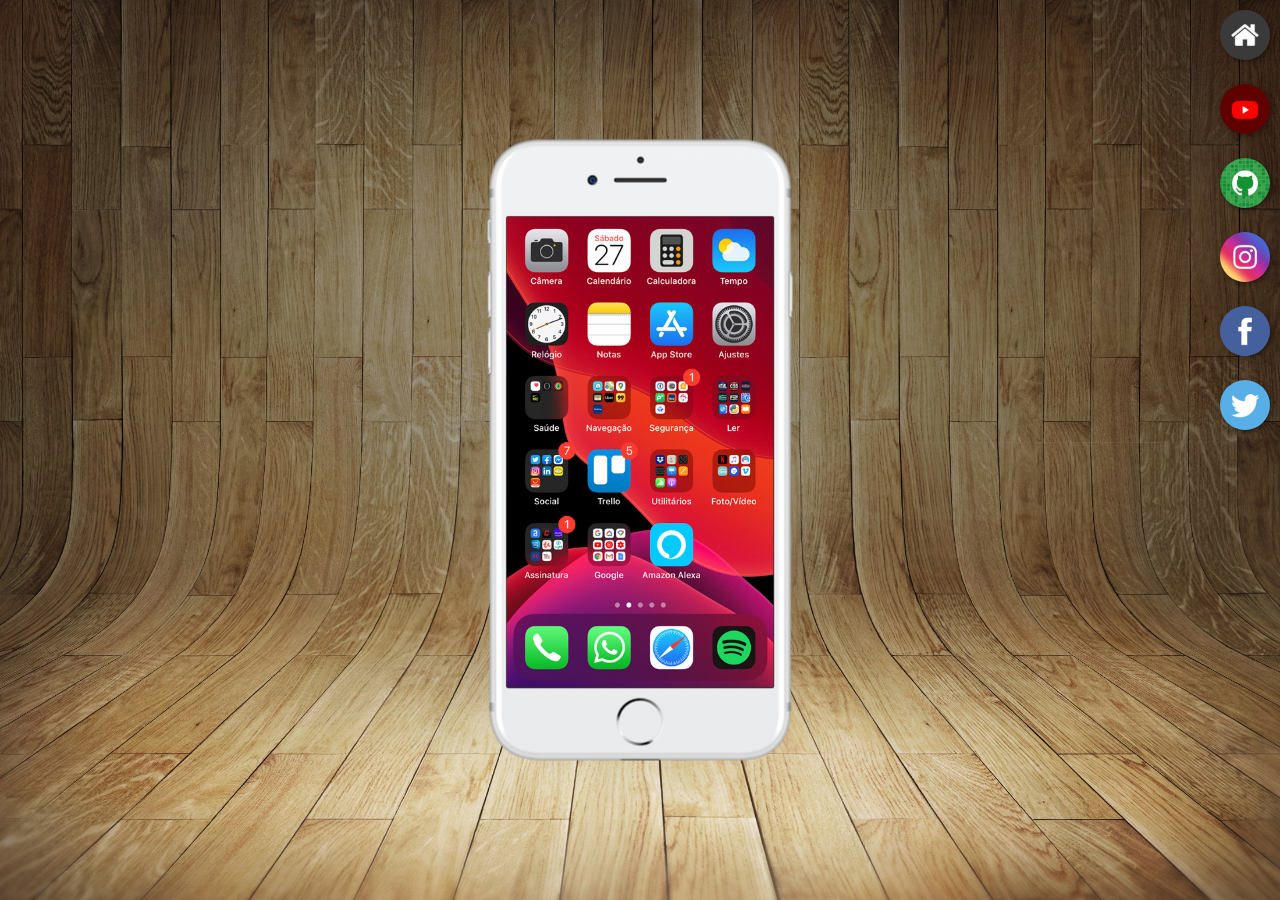
<file: index.html>
<!DOCTYPE html>
<html lang="pt-br">
<head>
    <meta charset="UTF-8">
    <meta http-equiv="X-UA-Compatible" content="IE=edge">
    <meta name="viewport" content="width=device-width, initial-scale=1.0">
    <link rel="stylesheet" href="estilos/style.css">
    <link rel="shortcut icon" href="afavicon.ico" type="image/x-icon">
    <title>Redes Sociais</title>
</head>
<body>
     <main>
        <section class="telefone">
            <iframe src="home.html" name="tela" id="tela" frameborder="0">
                Seu navegador não é compatível com isso
            </iframe>  
        </section>
        <section class="redes-sociais">
            <a href="home.html" target="tela"><img src="imagens/logo-home.jpg" alt="home"></a> 
            <a href="youtube.html" target="tela"><img src="imagens/logo-youtube.jpg" alt="youtube"></a> 
            <a href="github.html" target="tela"><img src="imagens/logo-github.jpg" alt="github"></a> 
            <a href="instagram.html" target="tela"><img src="imagens/logo-instagram.jpg" alt="instagram"></a> 
            <a href="facebook.html" target="tela"><img src="imagens/logo-facebook.jpg" alt="facebook"></a> 
            <a href="twitter.html" target="tela"><img src="imagens/logo-twitter.jpg" alt="twitter"></a>
        </section>
     </main>
</body>
<!-- https://kaiopereiraa.github.io/projeto-social/ -->
</html>
</file>
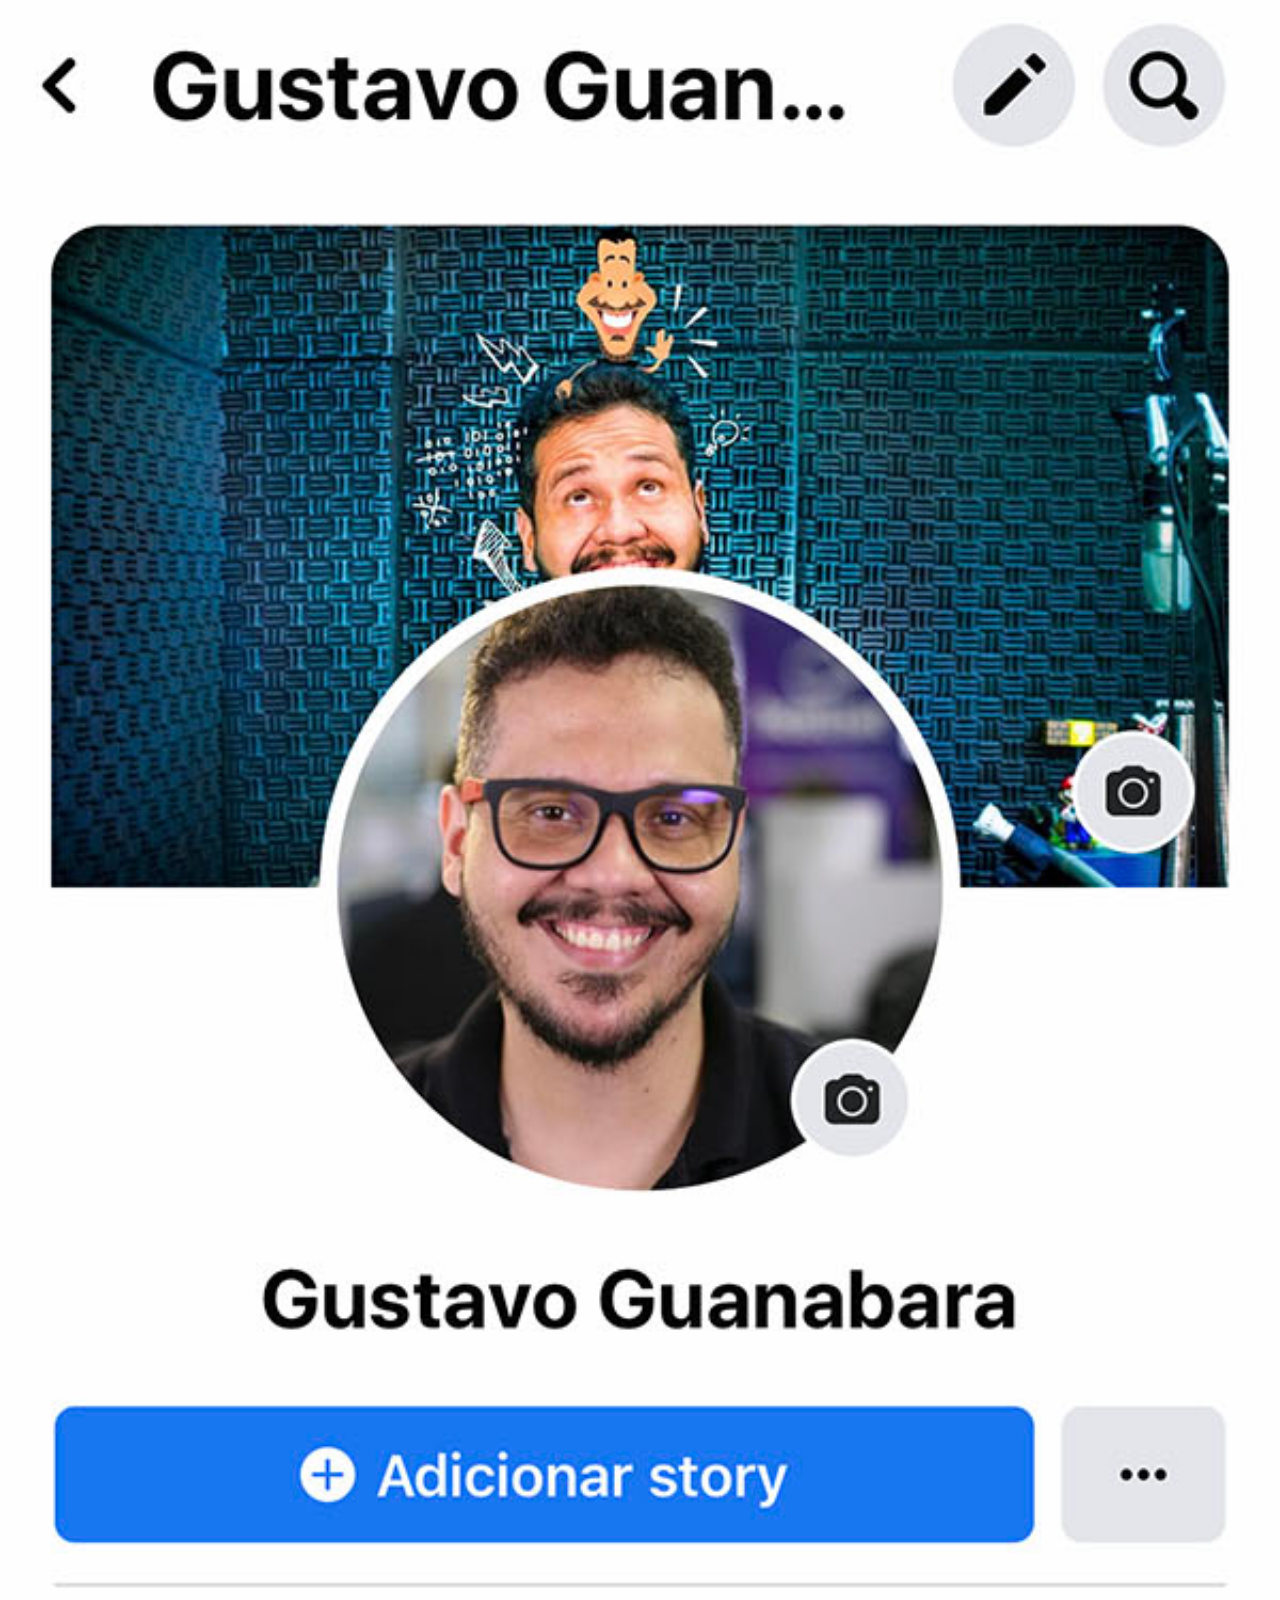
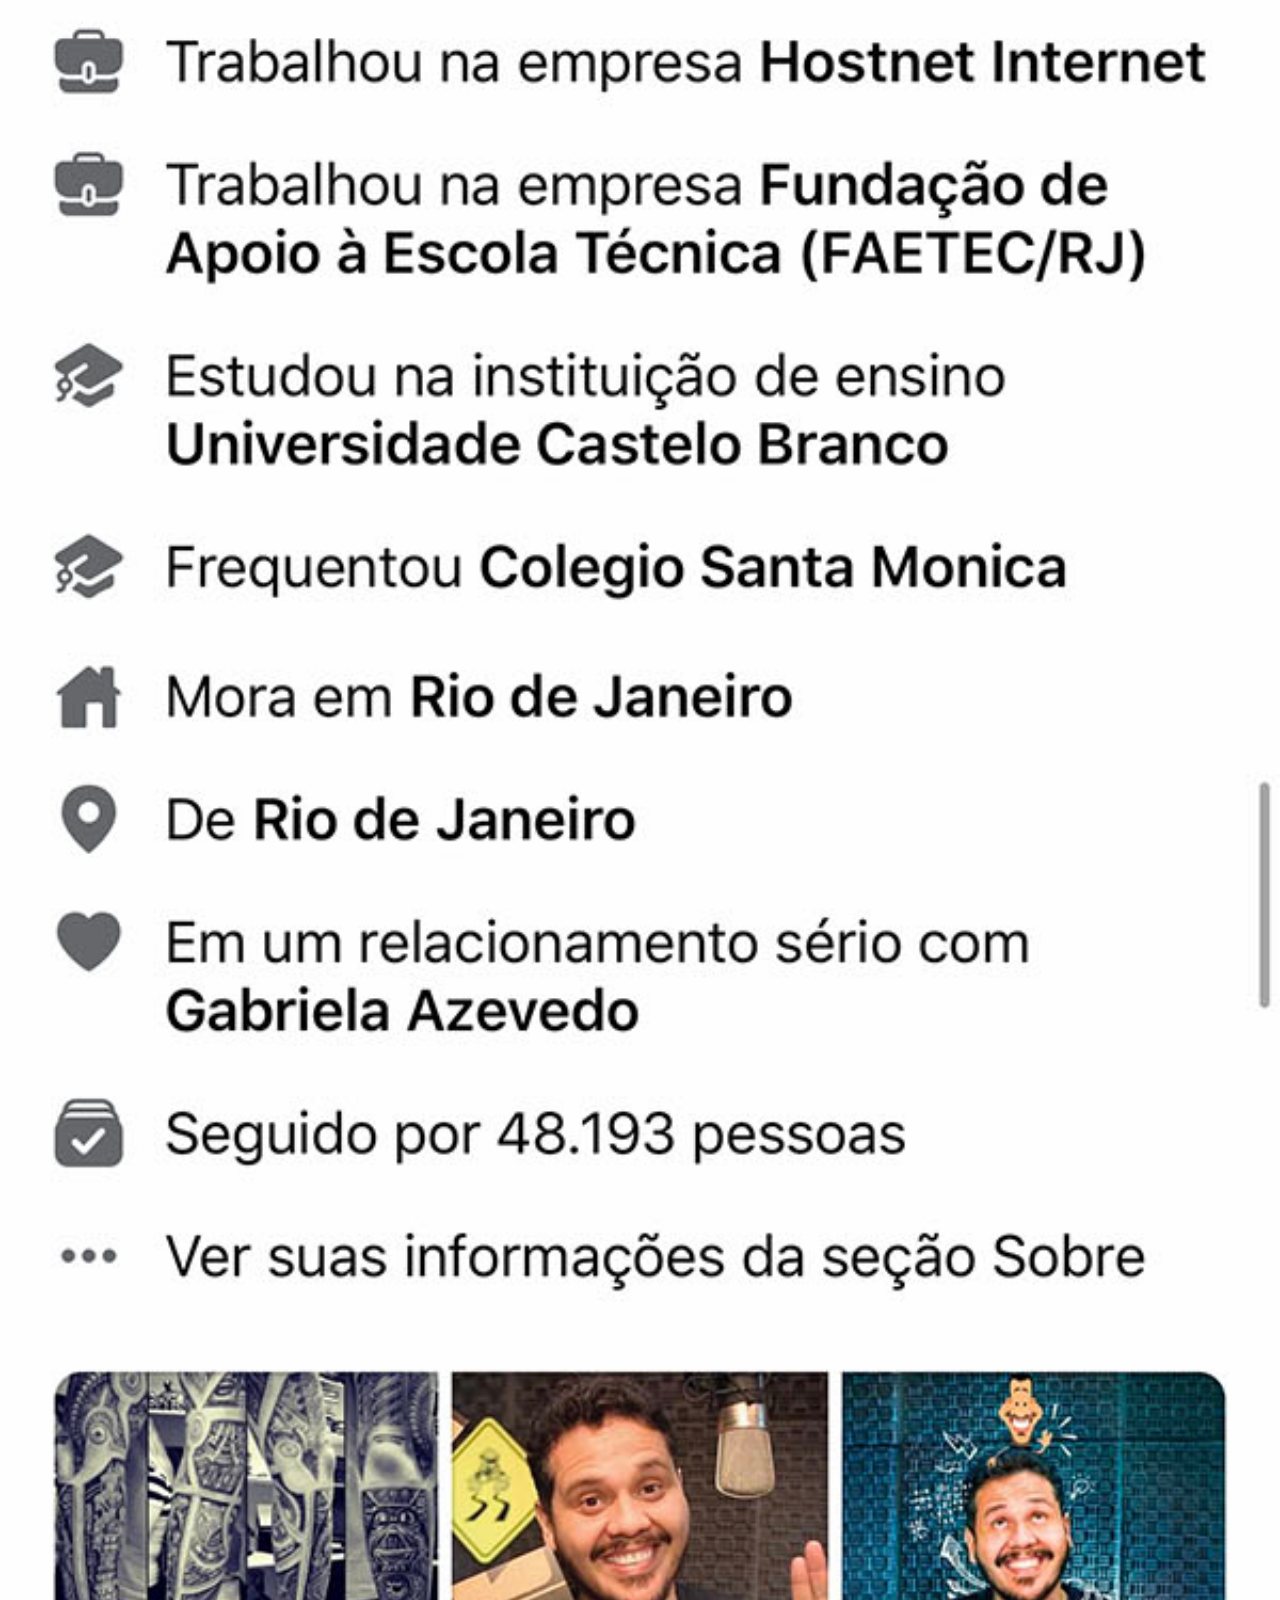
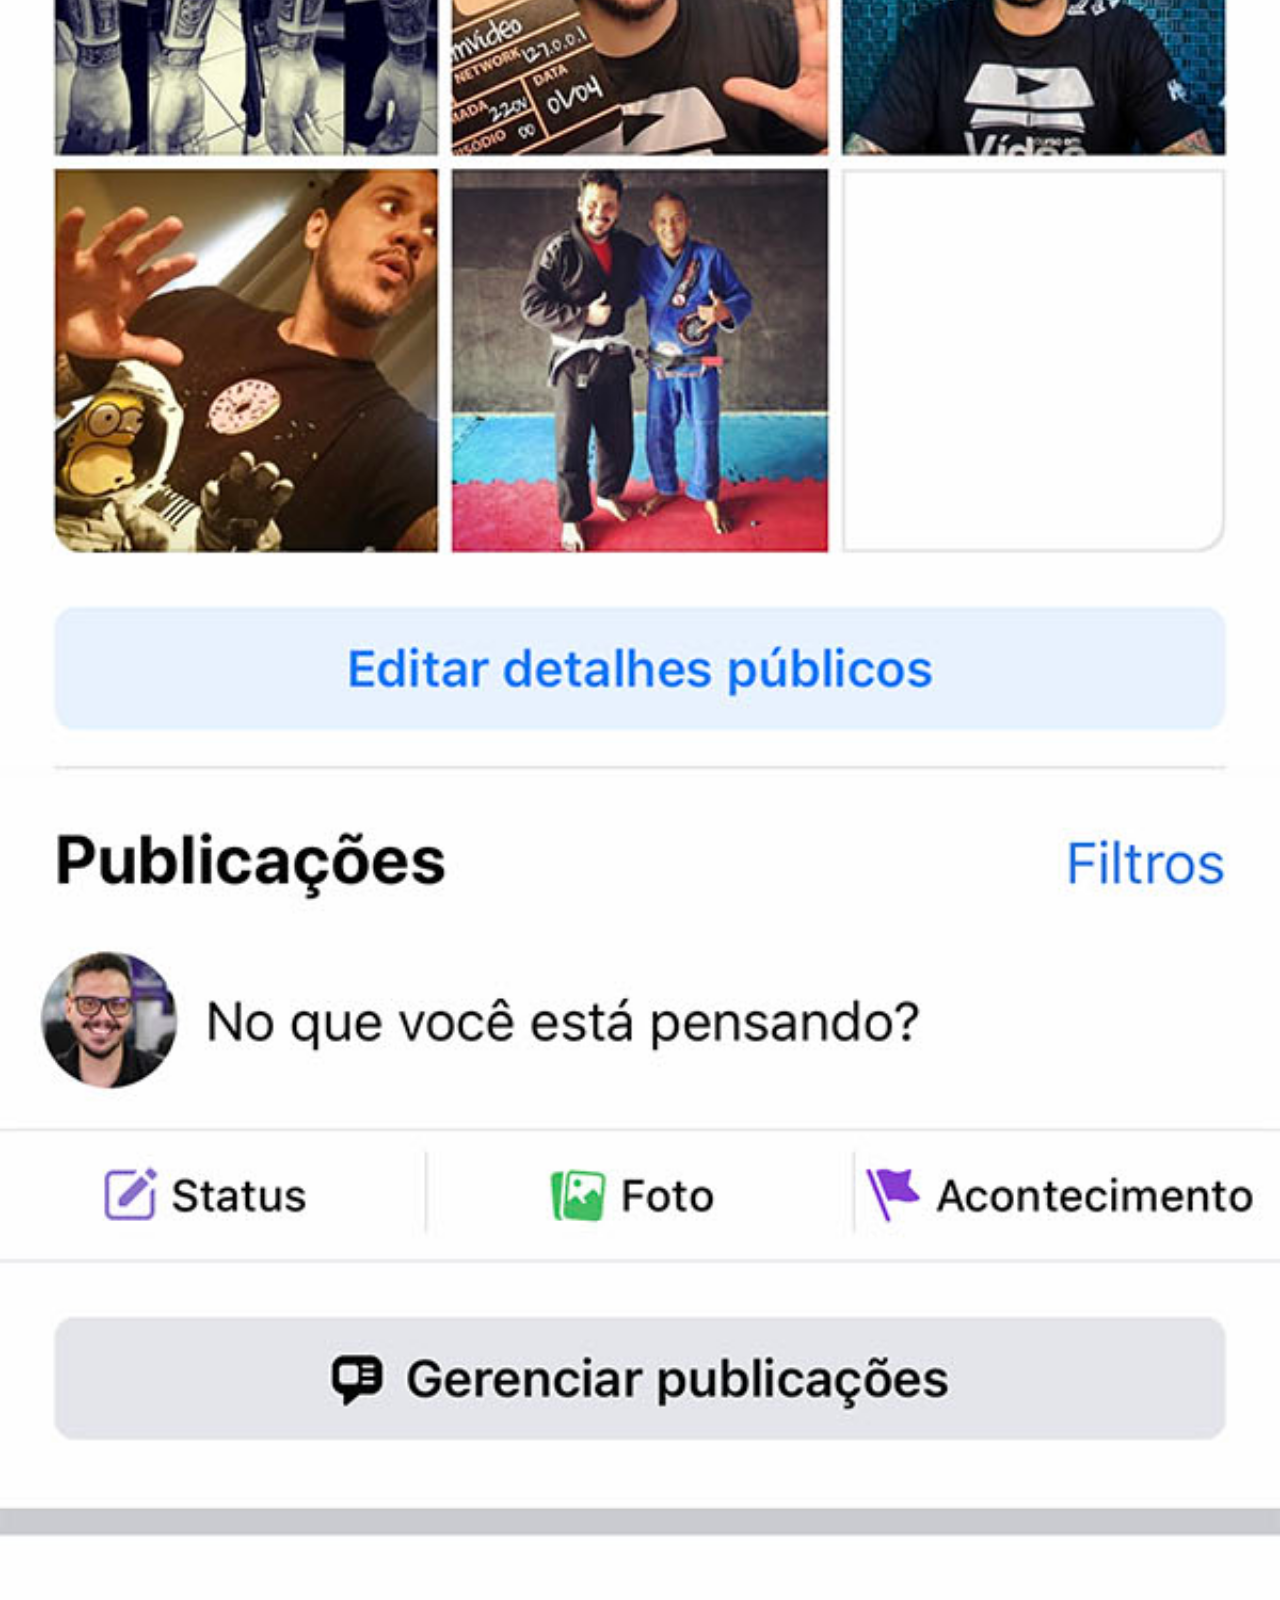
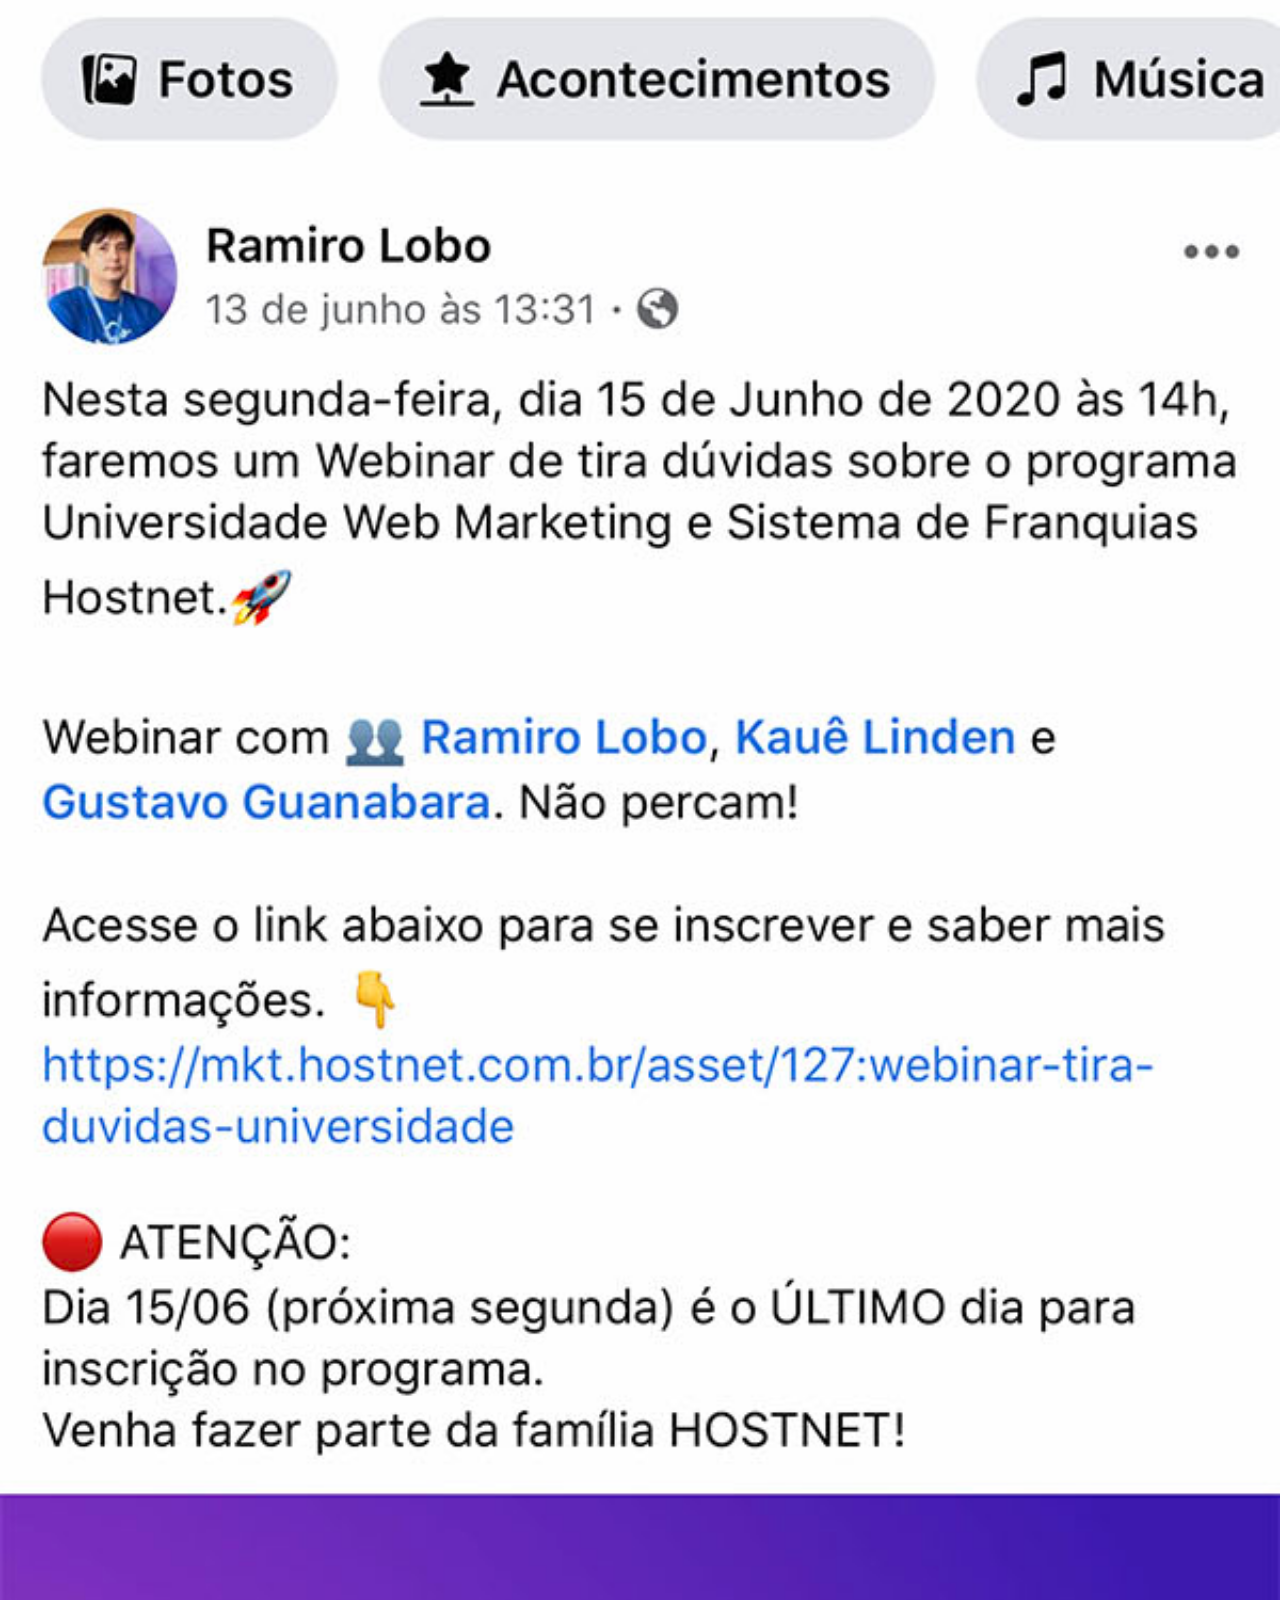
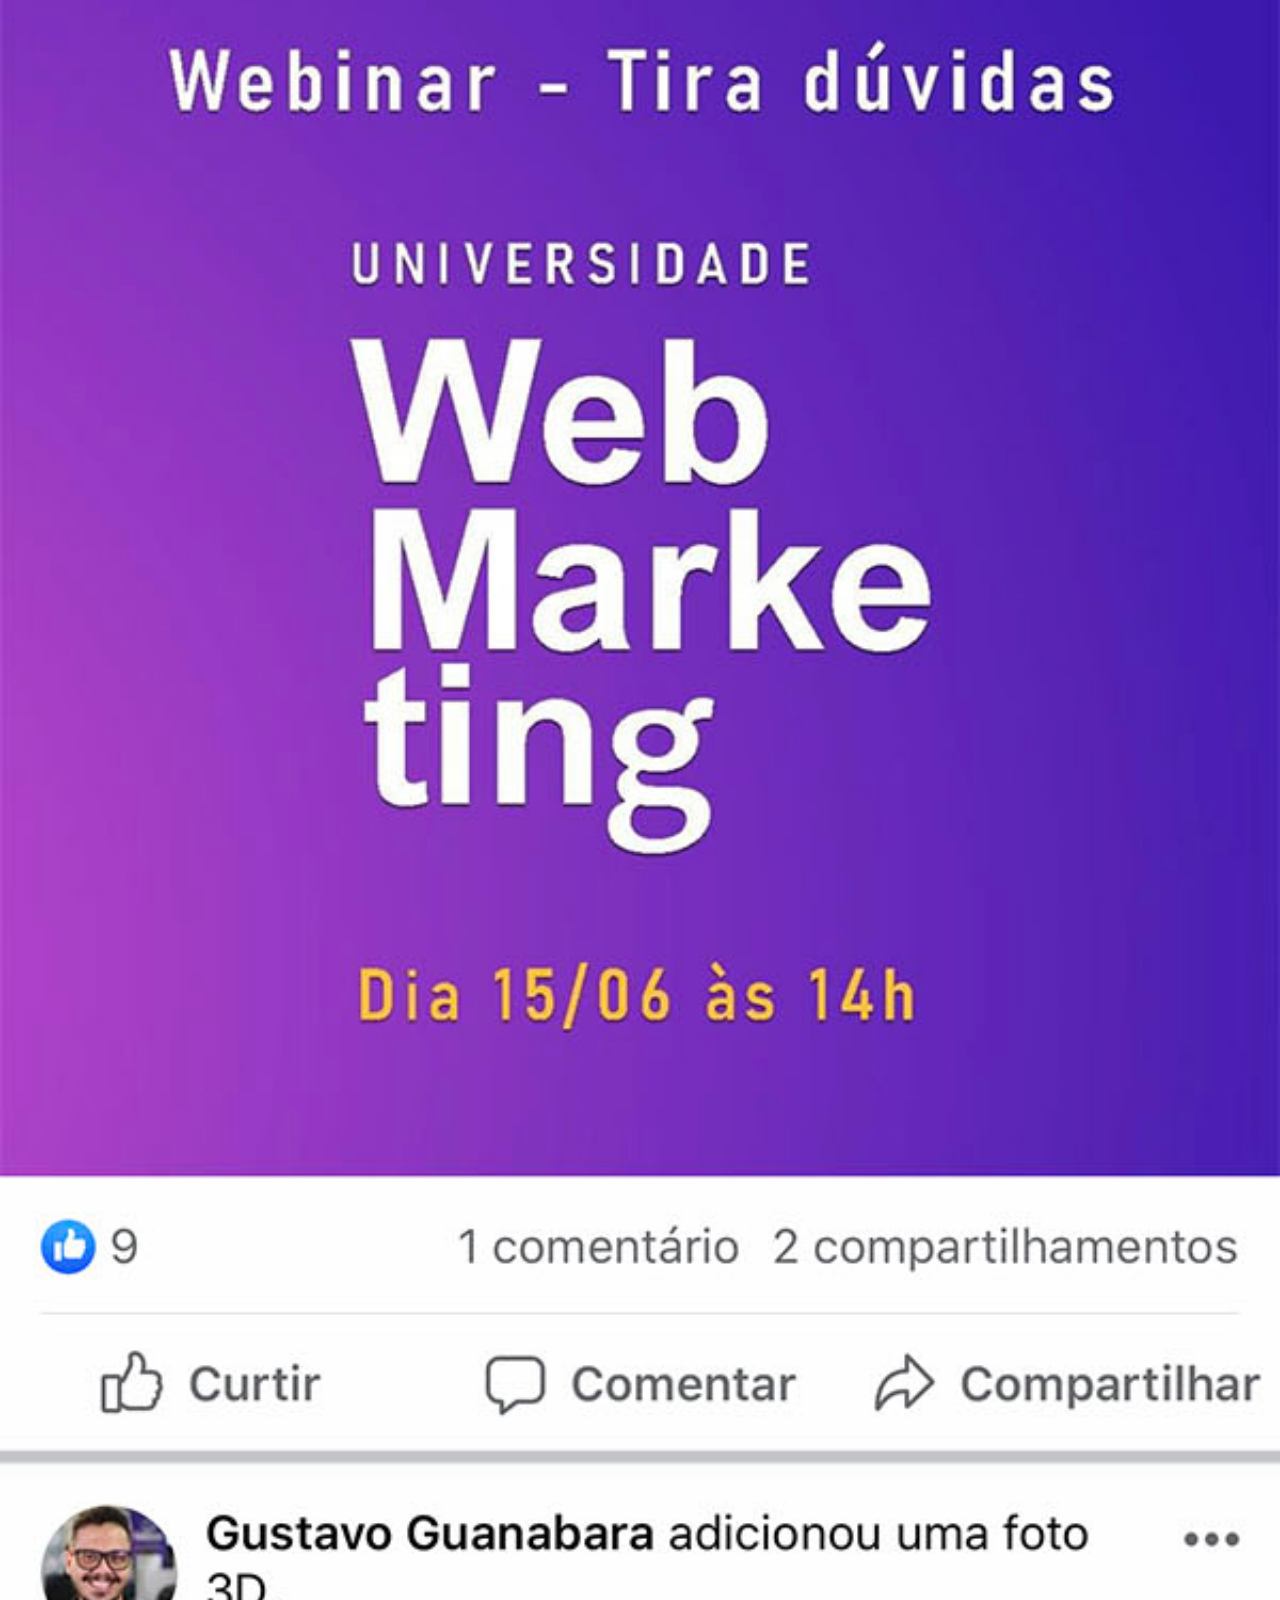
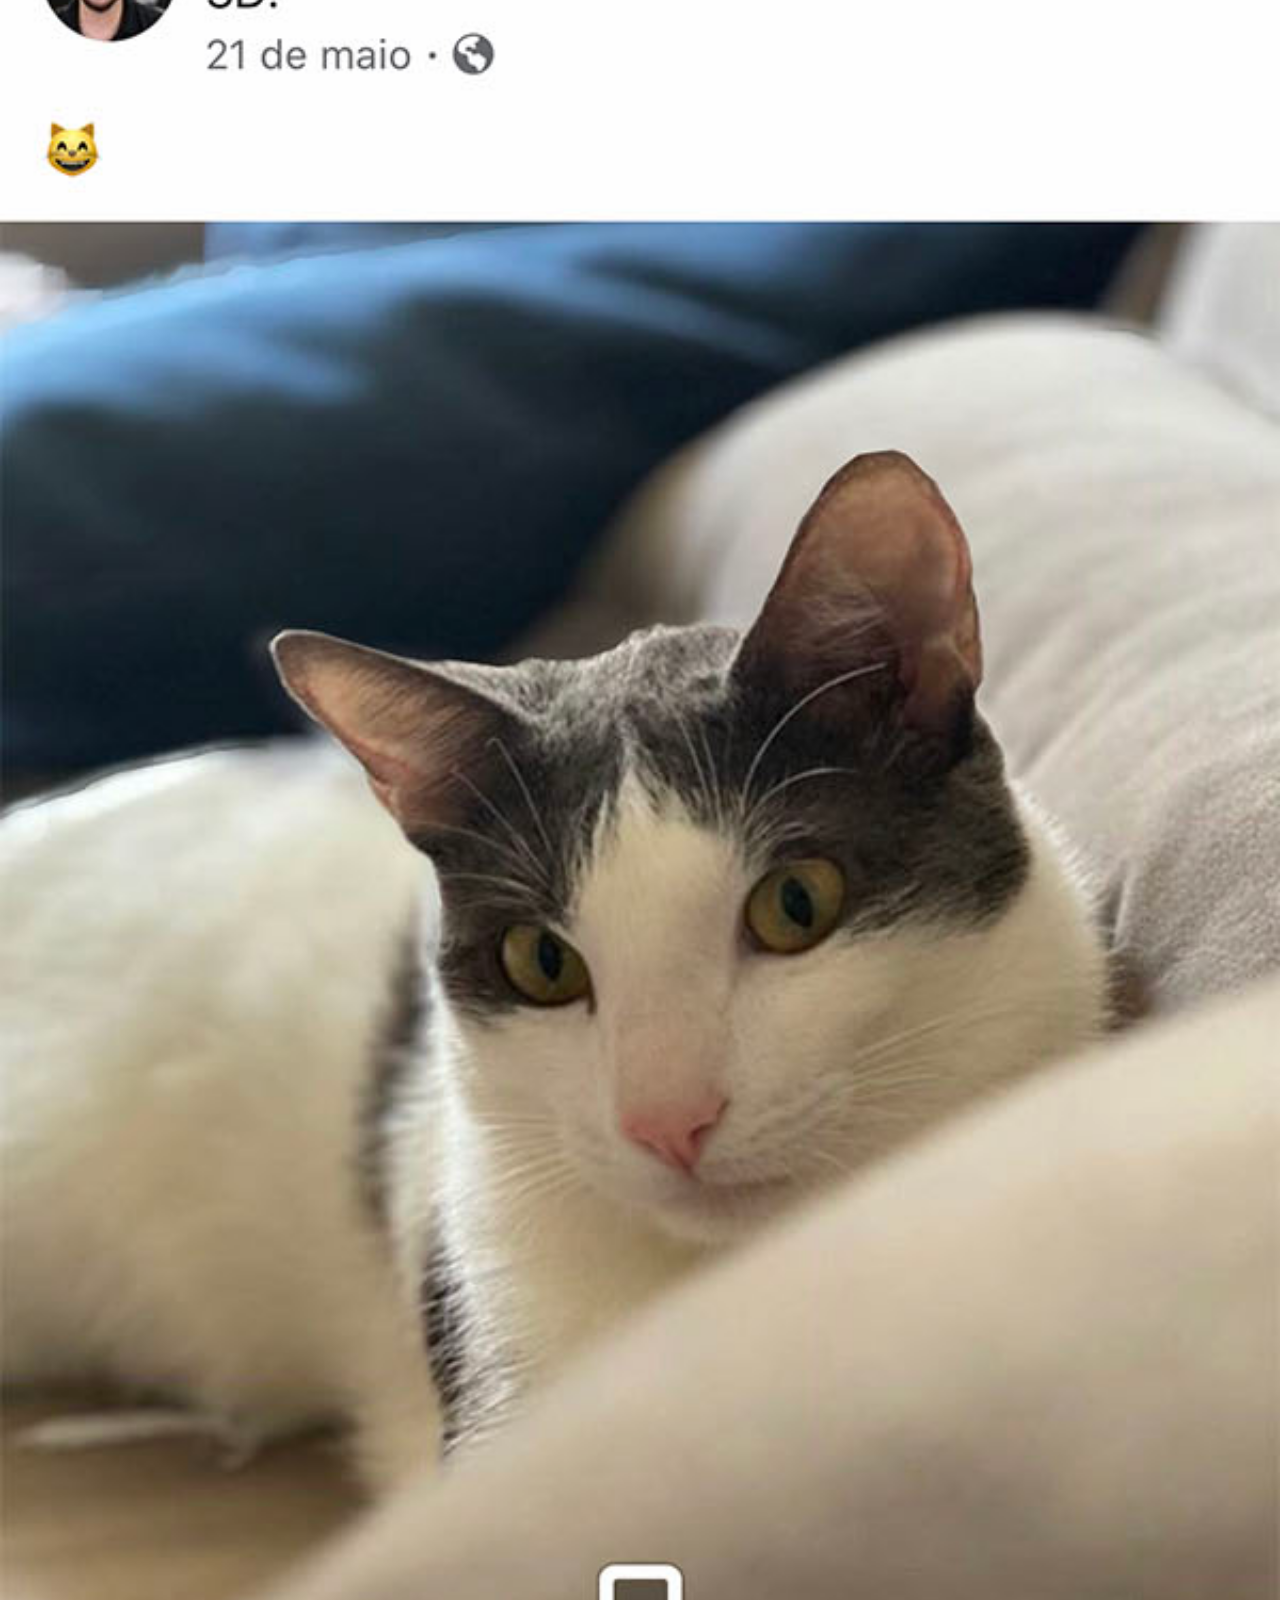
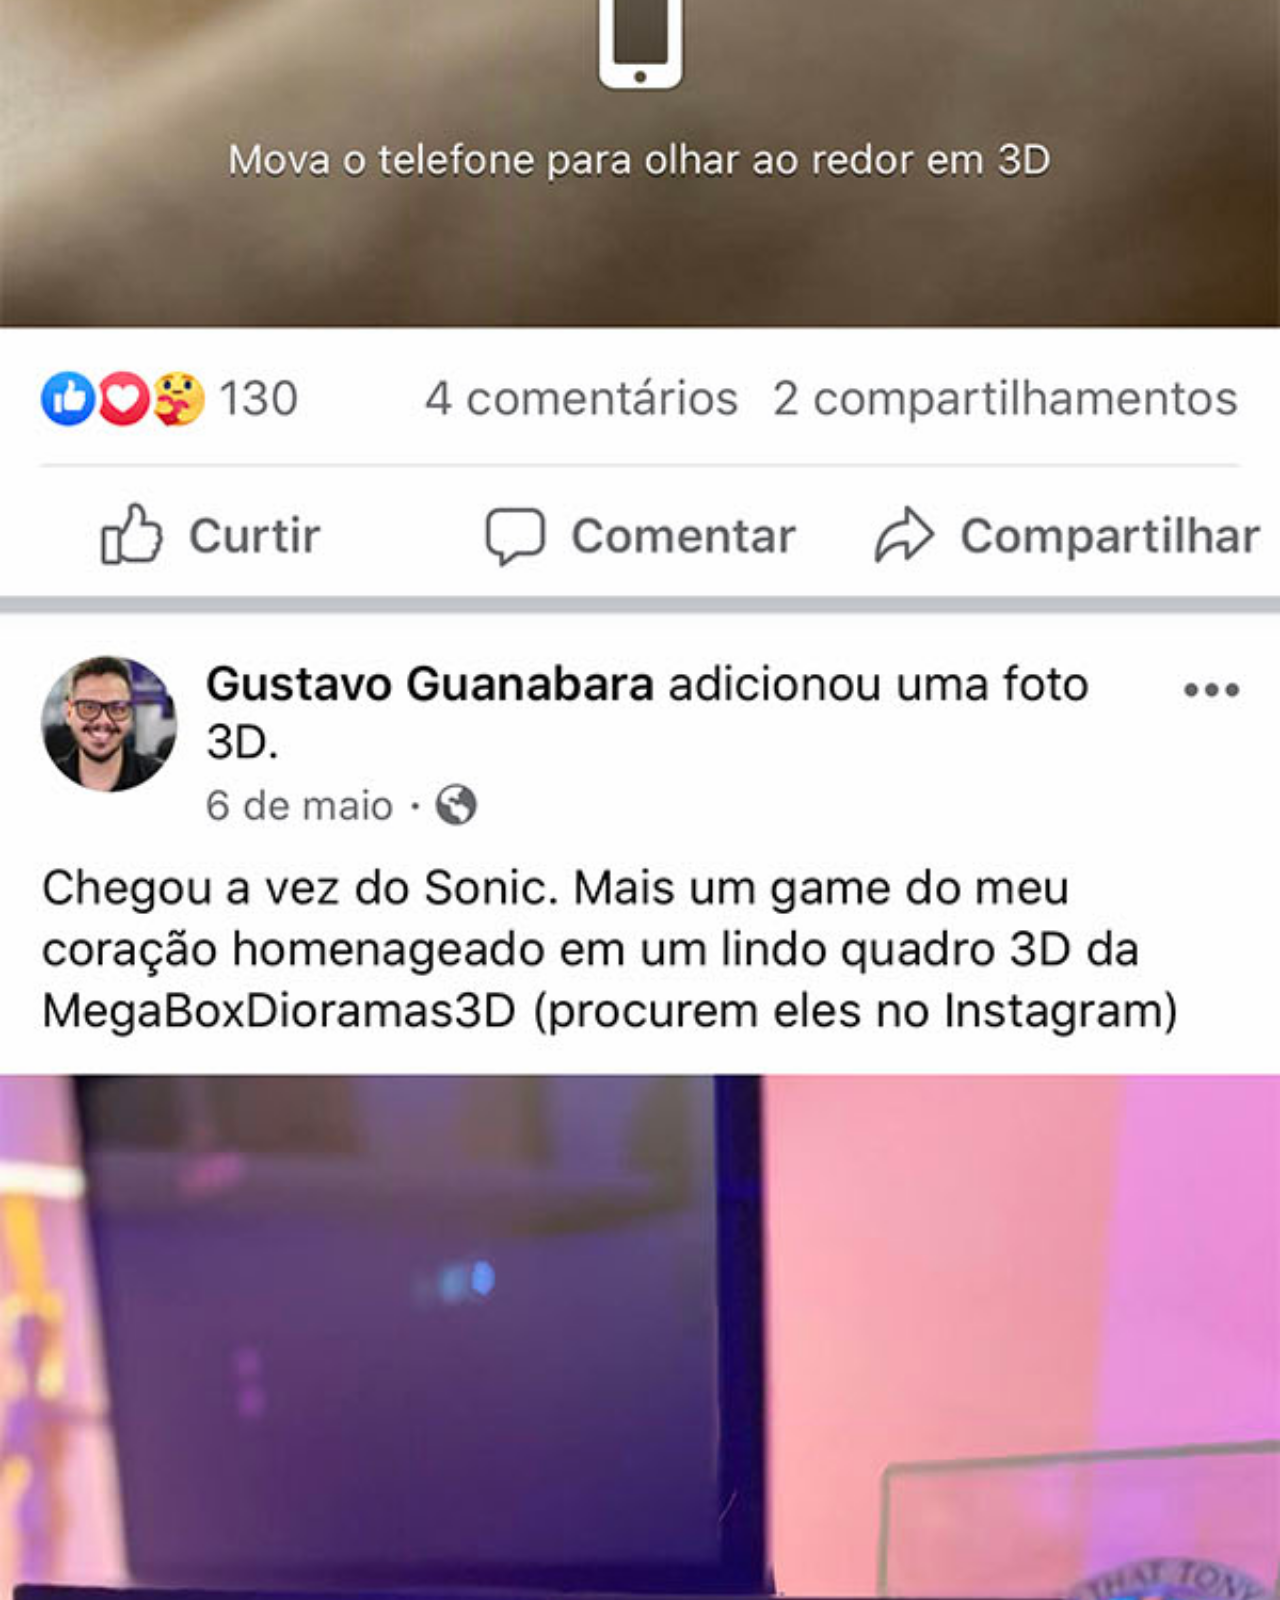
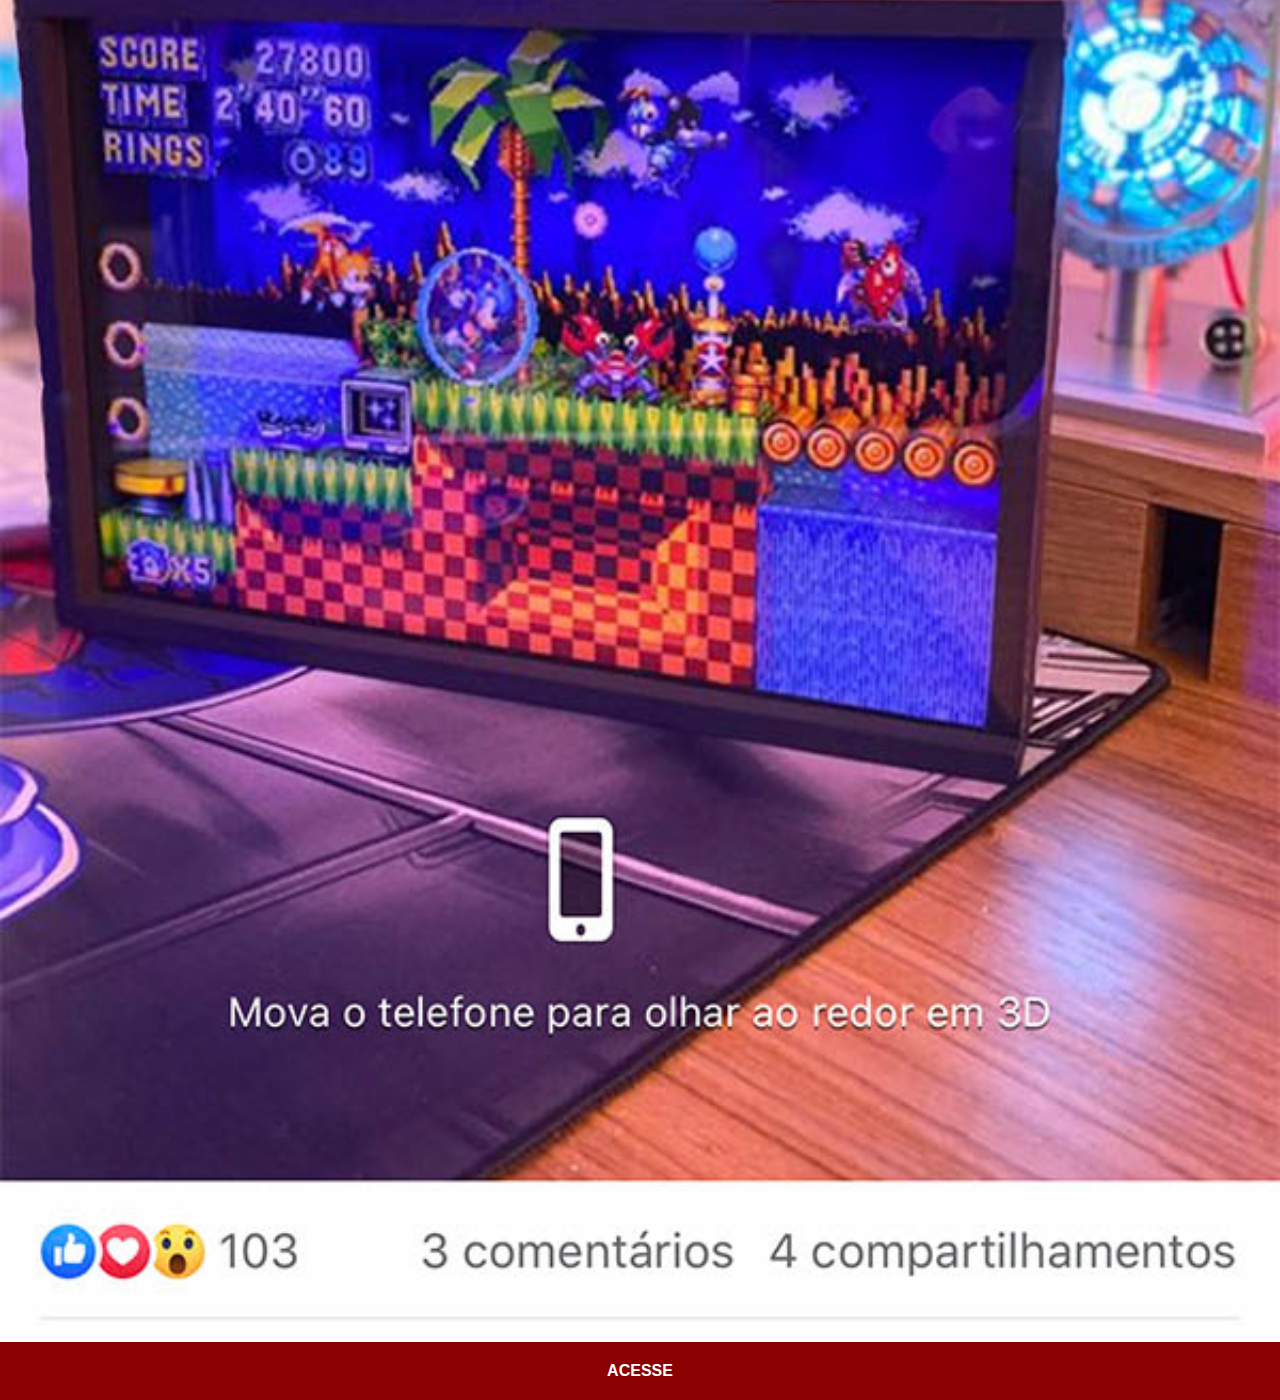
<file: facebook.html>
<!DOCTYPE html>
<html lang="pt-br">
<head>
    <meta charset="UTF-8">
    <meta http-equiv="X-UA-Compatible" content="IE=edge">
    <meta name="viewport" content="width=device-width, initial-scale=1.0">
    <title>Facebook</title>
    <link rel="stylesheet" href="estilos/social.css">
</head>
<body>
    <img src="imagens/tela-facebook.jpg" alt="Facebook">
    <a href="https://www.facebook.com/gustavoguanabara" target="_blank">ACESSE</a>
</body>
</html>
</file>
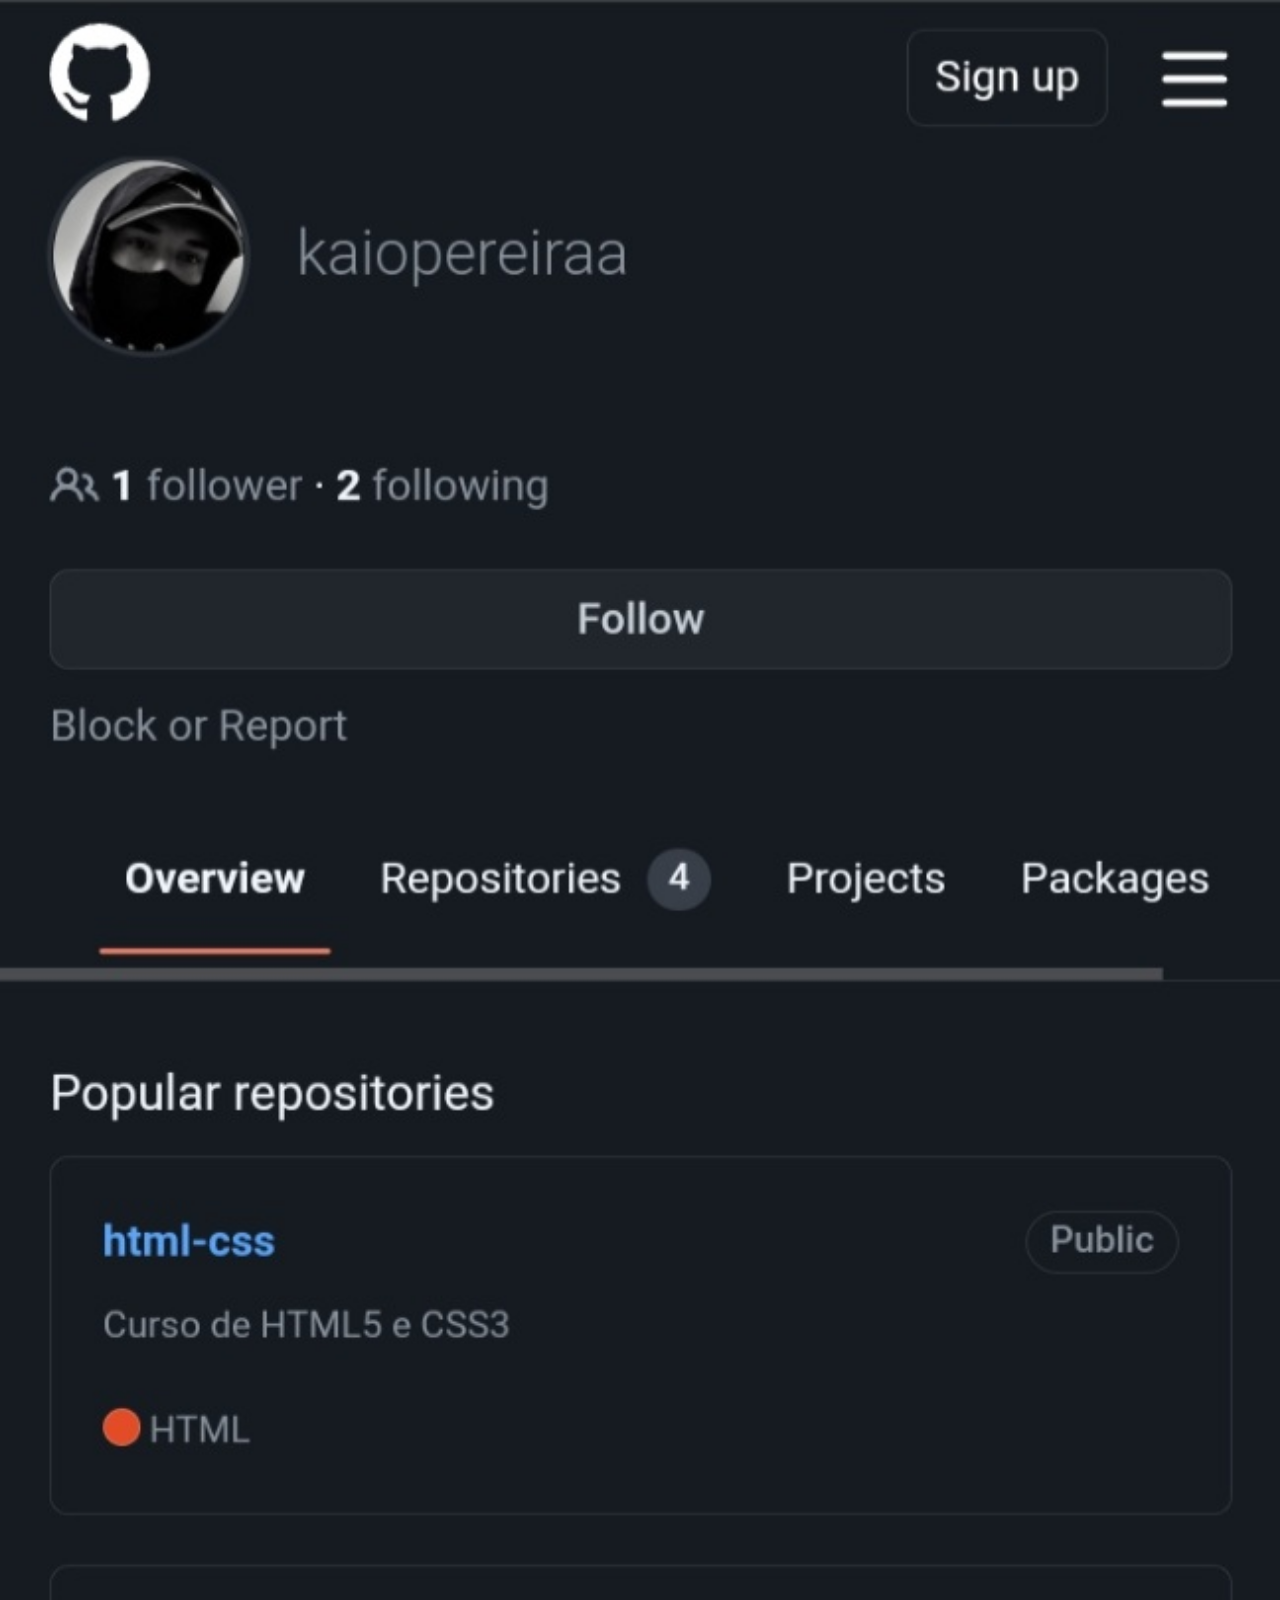
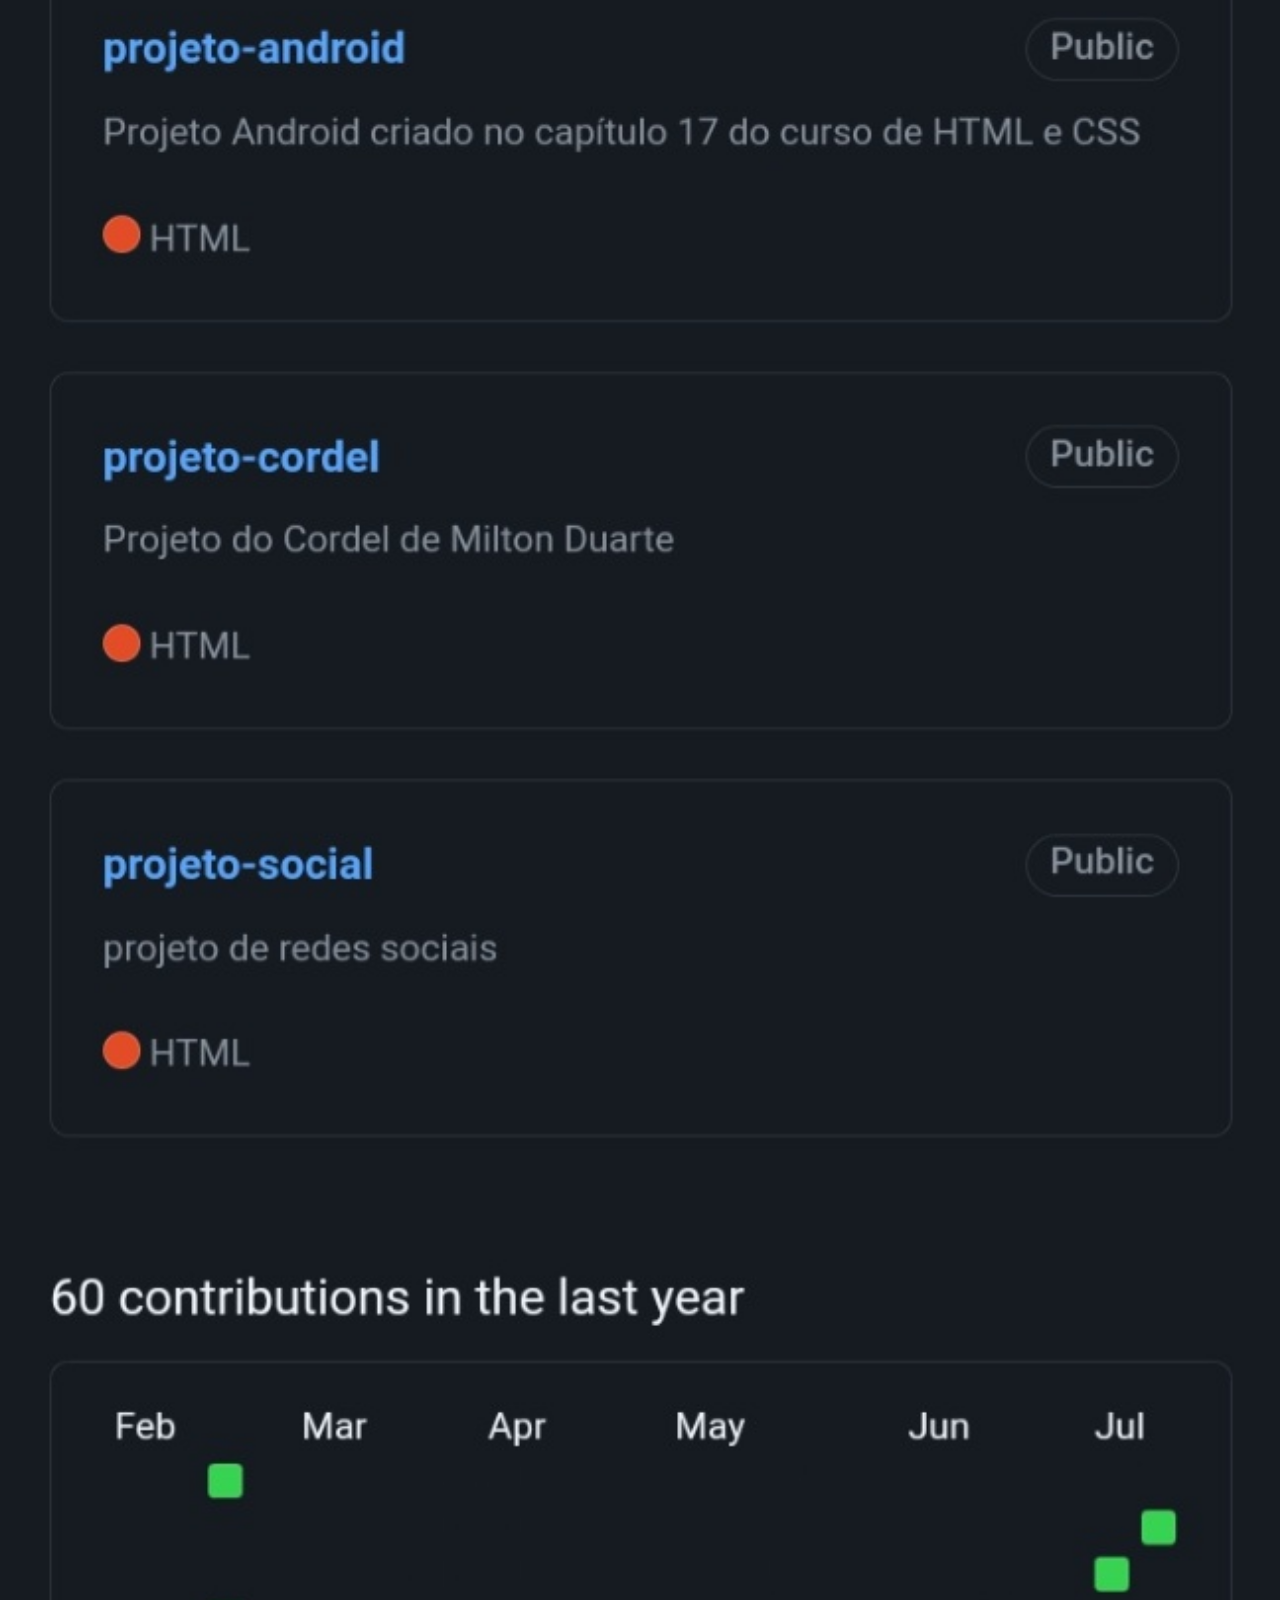
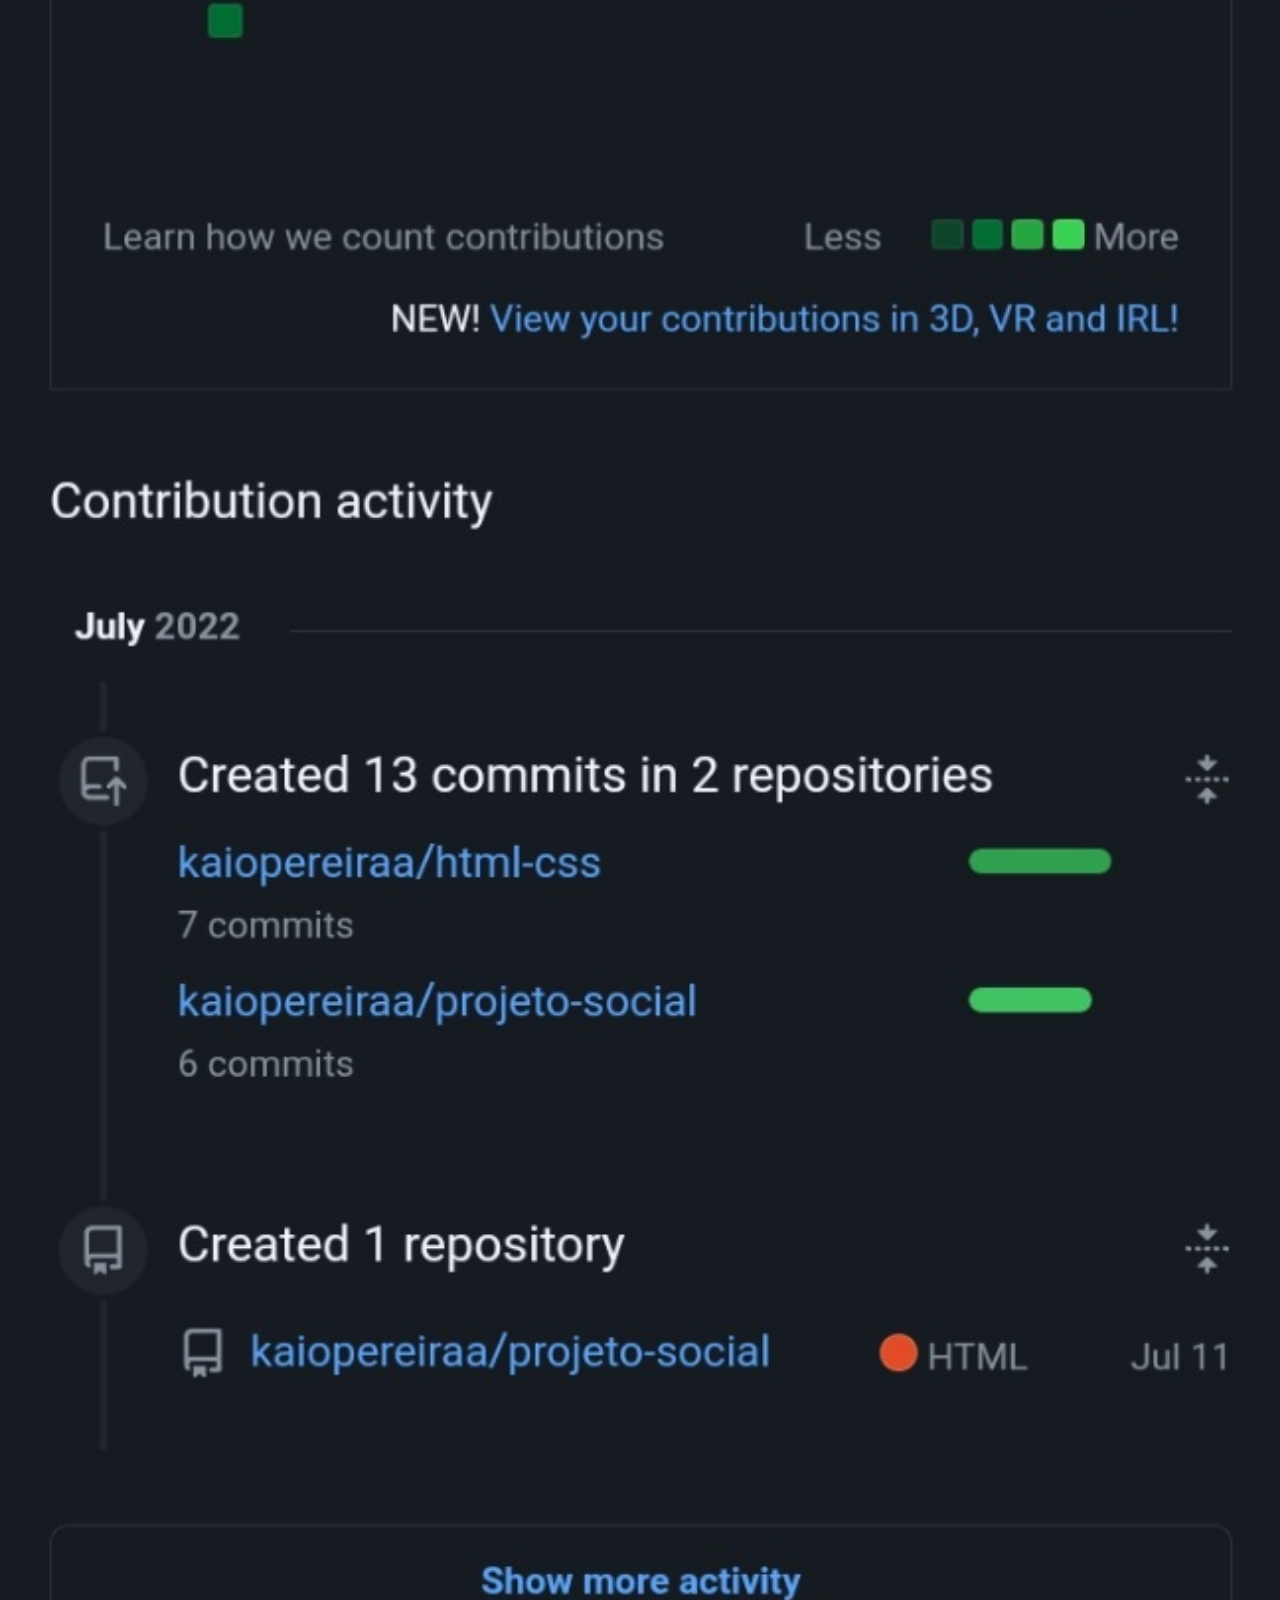
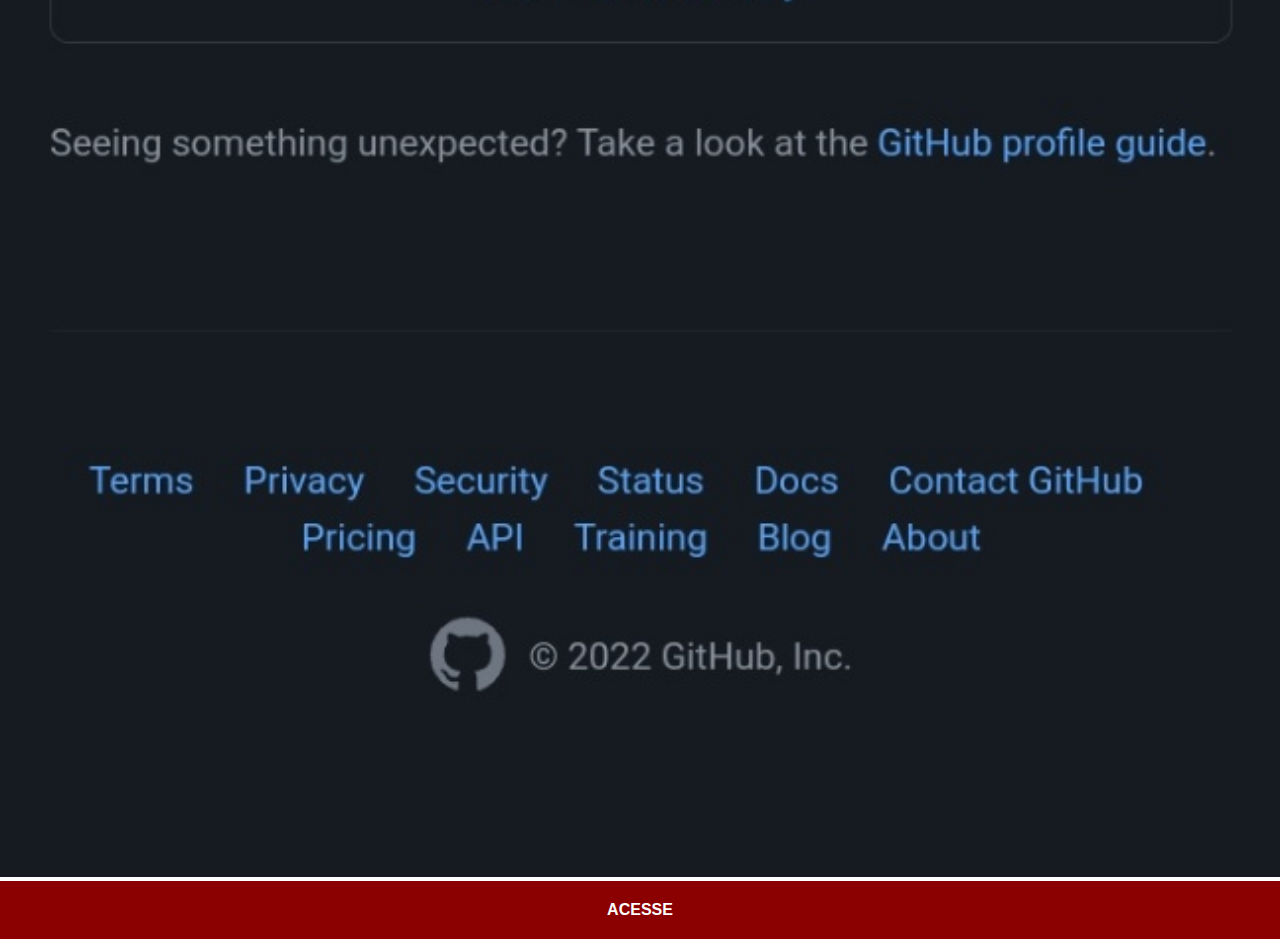
<file: github.html>
<!DOCTYPE html>
<html lang="pt-br">
<head>
    <meta charset="UTF-8">
    <meta http-equiv="X-UA-Compatible" content="IE=edge">
    <meta name="viewport" content="width=device-width, initial-scale=1.0">
    <title>Github</title>
    <link rel="stylesheet" href="estilos/social.css">
</head>
<body>
    <img src="imagens/tela-github.jpg" alt="github">
    <a href="https://github.com/kaiopereiraa" target="_blank">ACESSE</a>
</body>
</html>
</file>
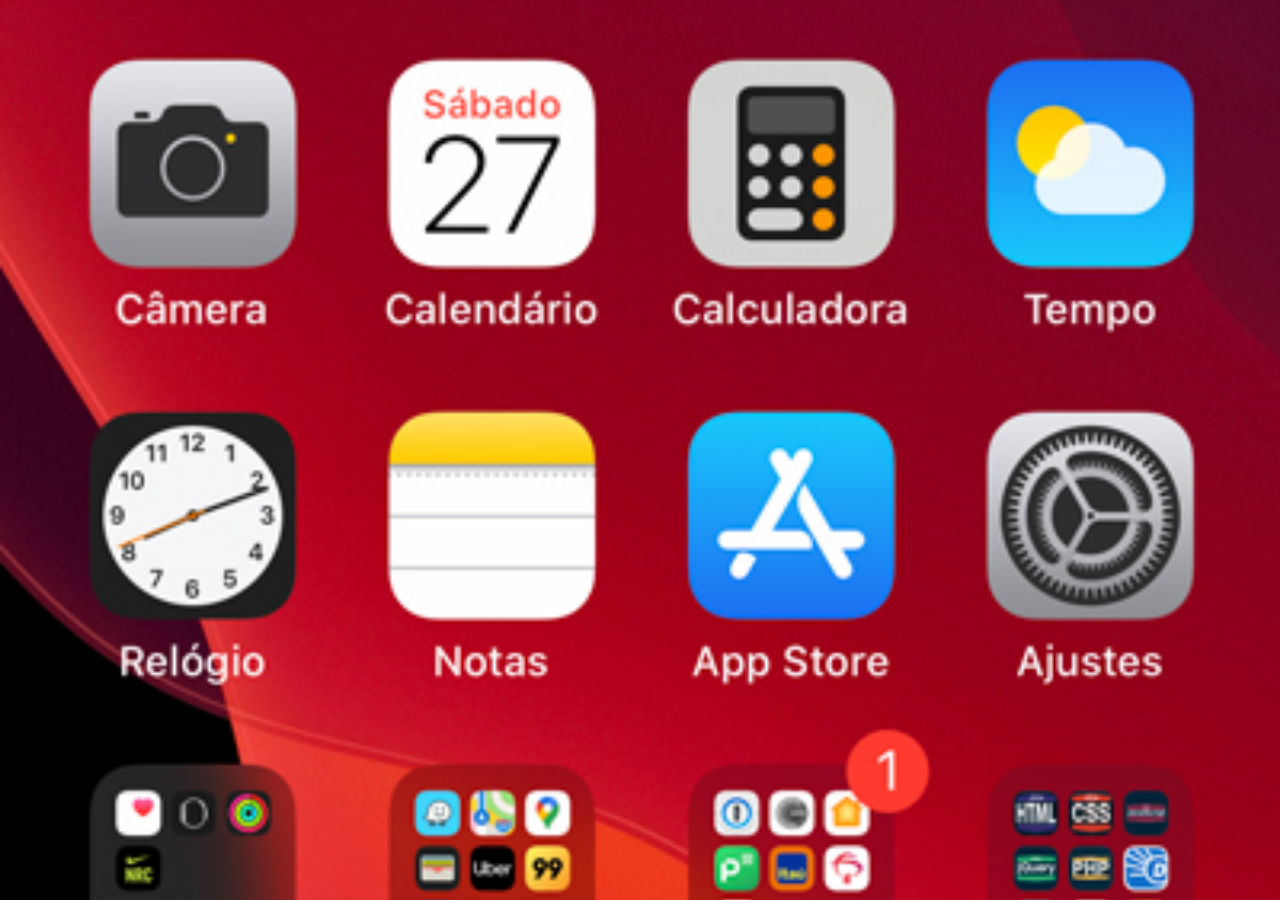
<file: home.html>
<!DOCTYPE html>
<html lang="pt-br">
<head>
    <meta charset="UTF-8">
    <meta http-equiv="X-UA-Compatible" content="IE=edge">
    <meta name="viewport" content="width=device-width, initial-scale=1.0">
    <title>Home</title>
    <style>
        * {
            margin: 0;
            padding: 0;
        }

        body {
            height: 100vh;
            width: 100vw;
            background: black url('imagens/tela-home.jpg') no-repeat top center;
            background-size: cover;
        }
    </style>
</head>
<body>
    
</body>
</html>
</file>
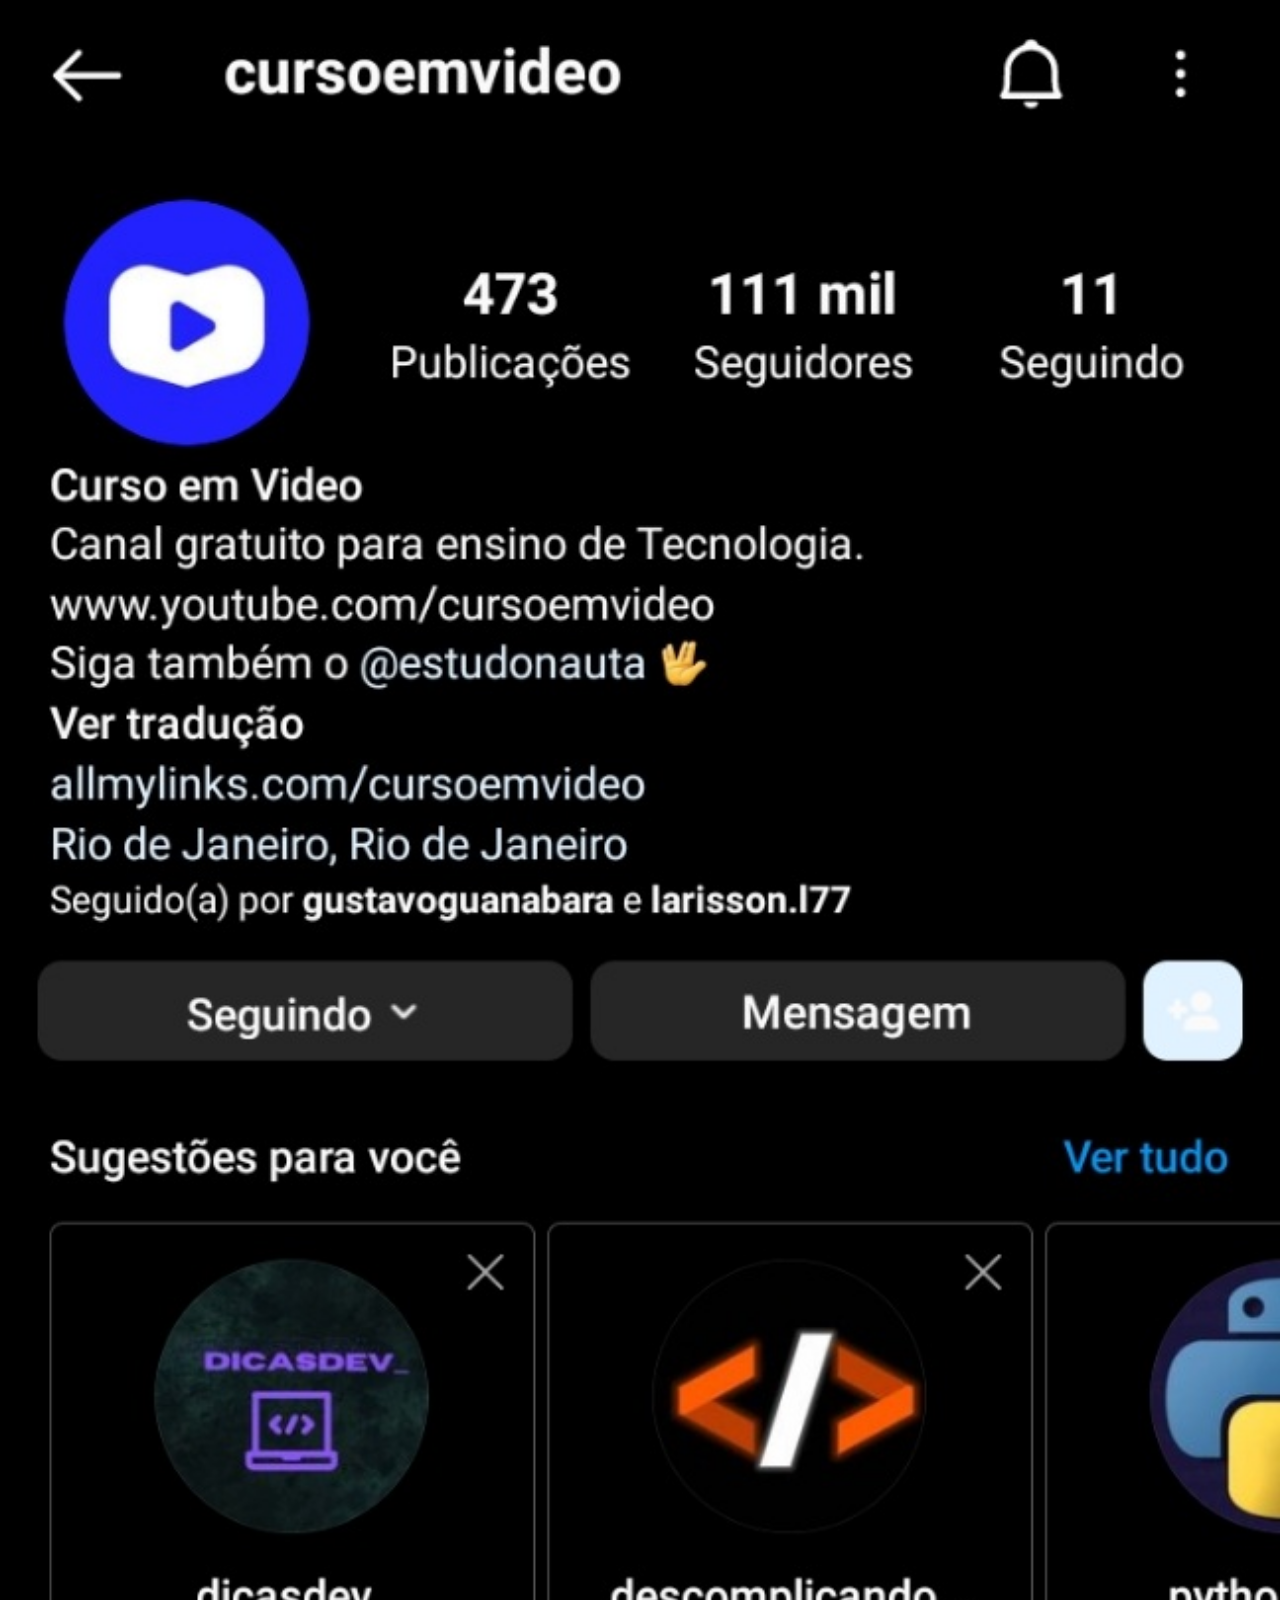
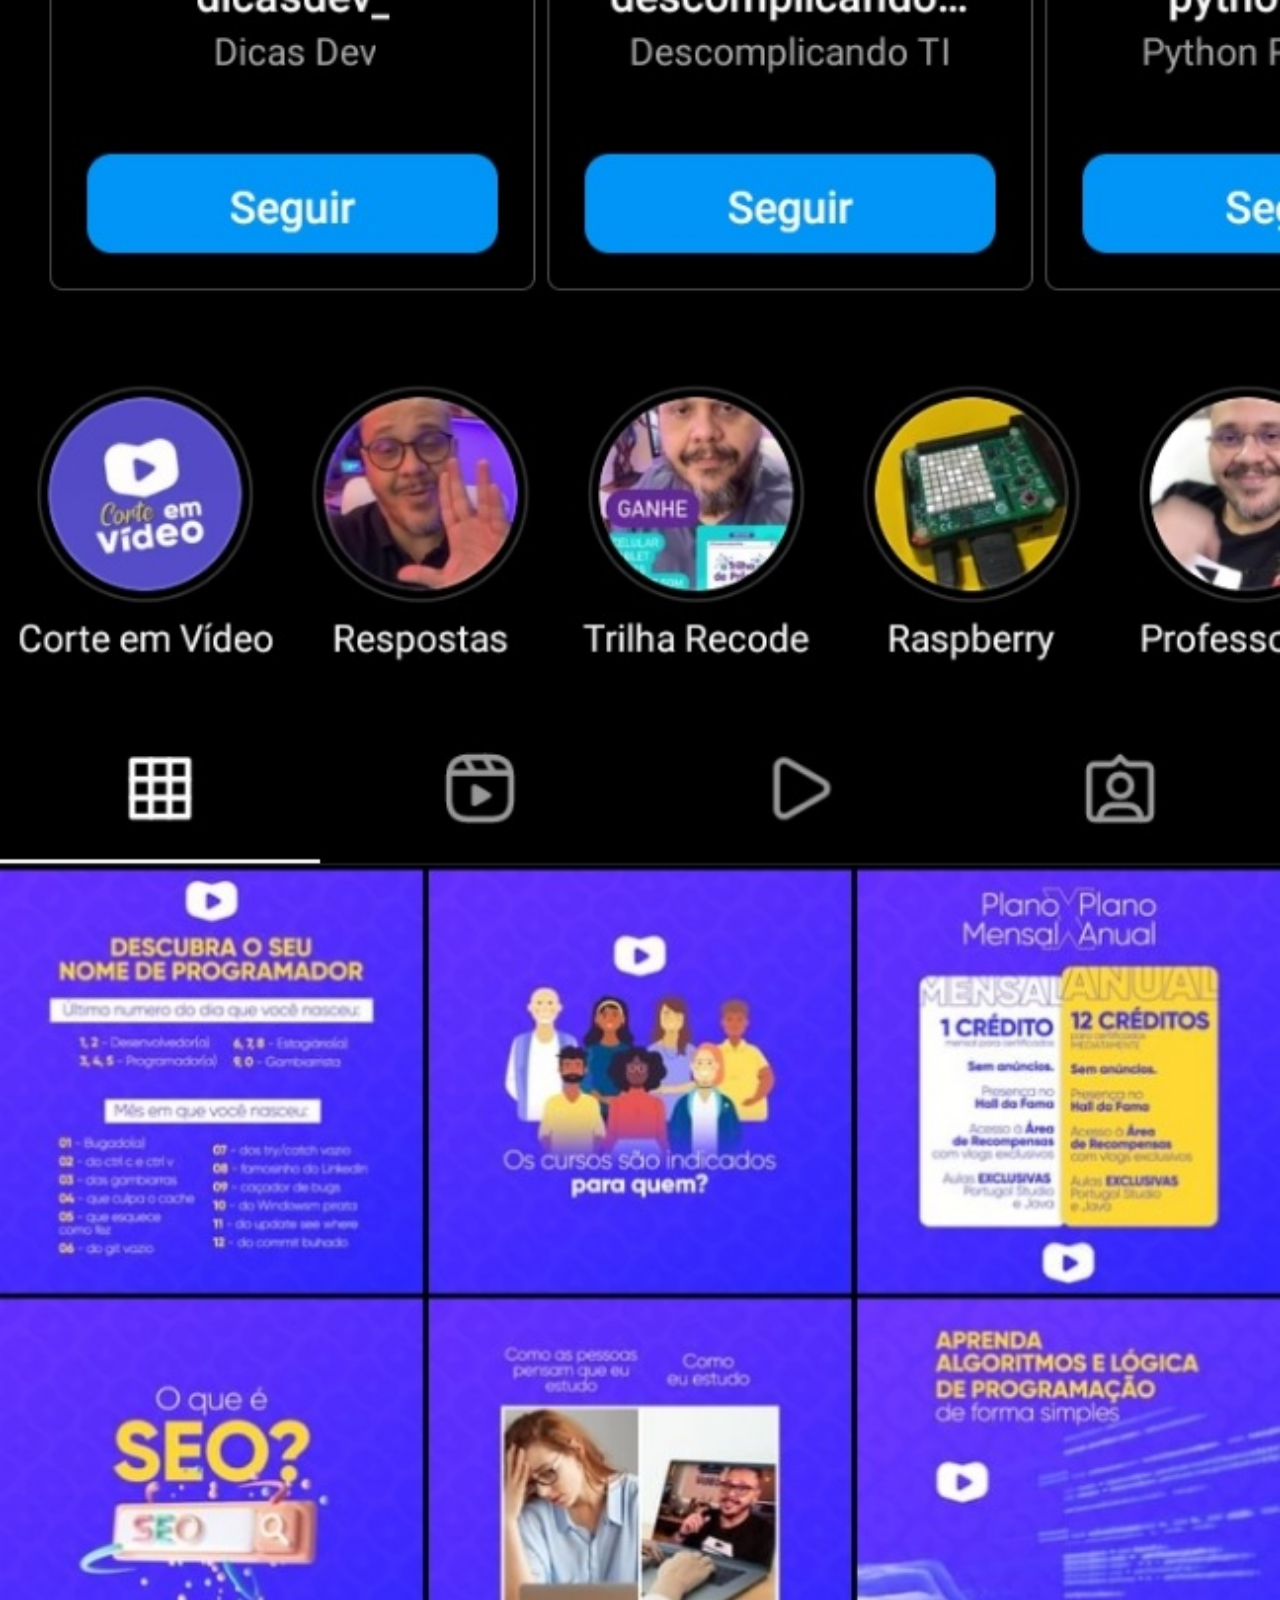
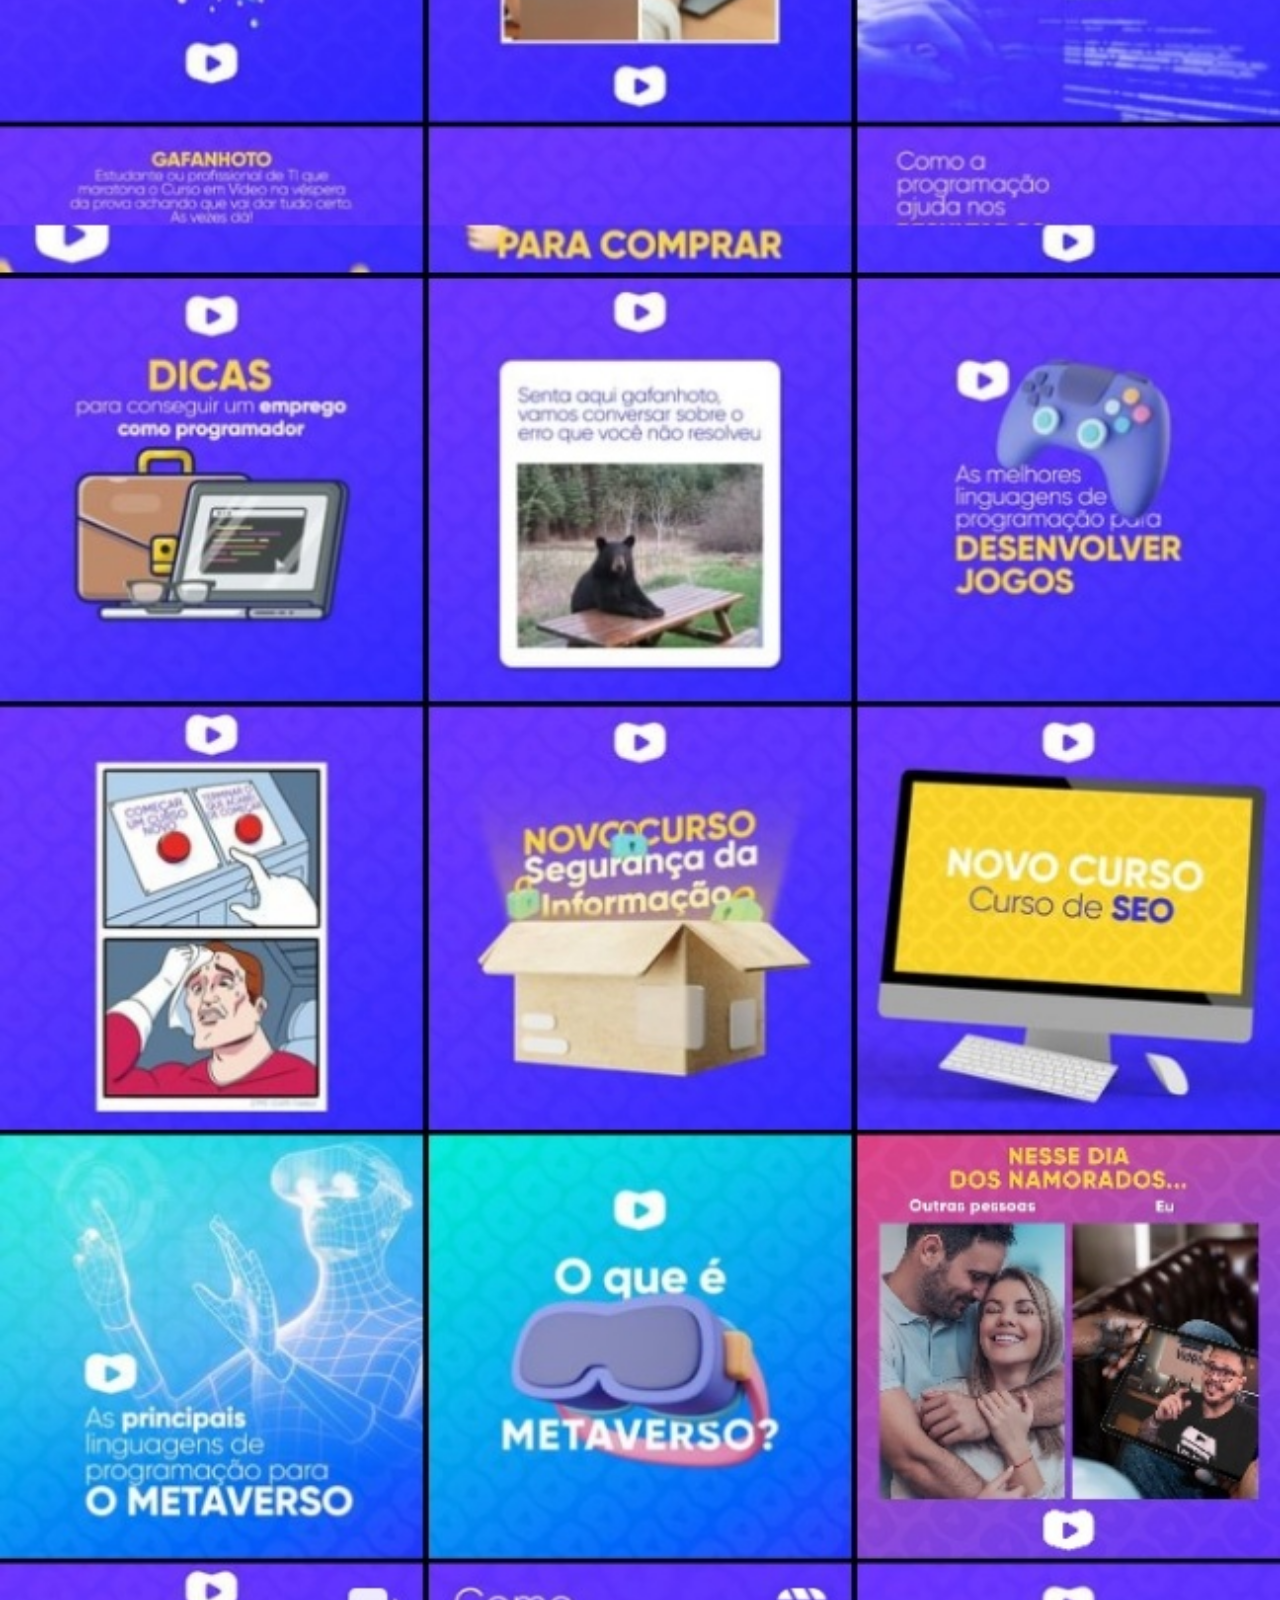
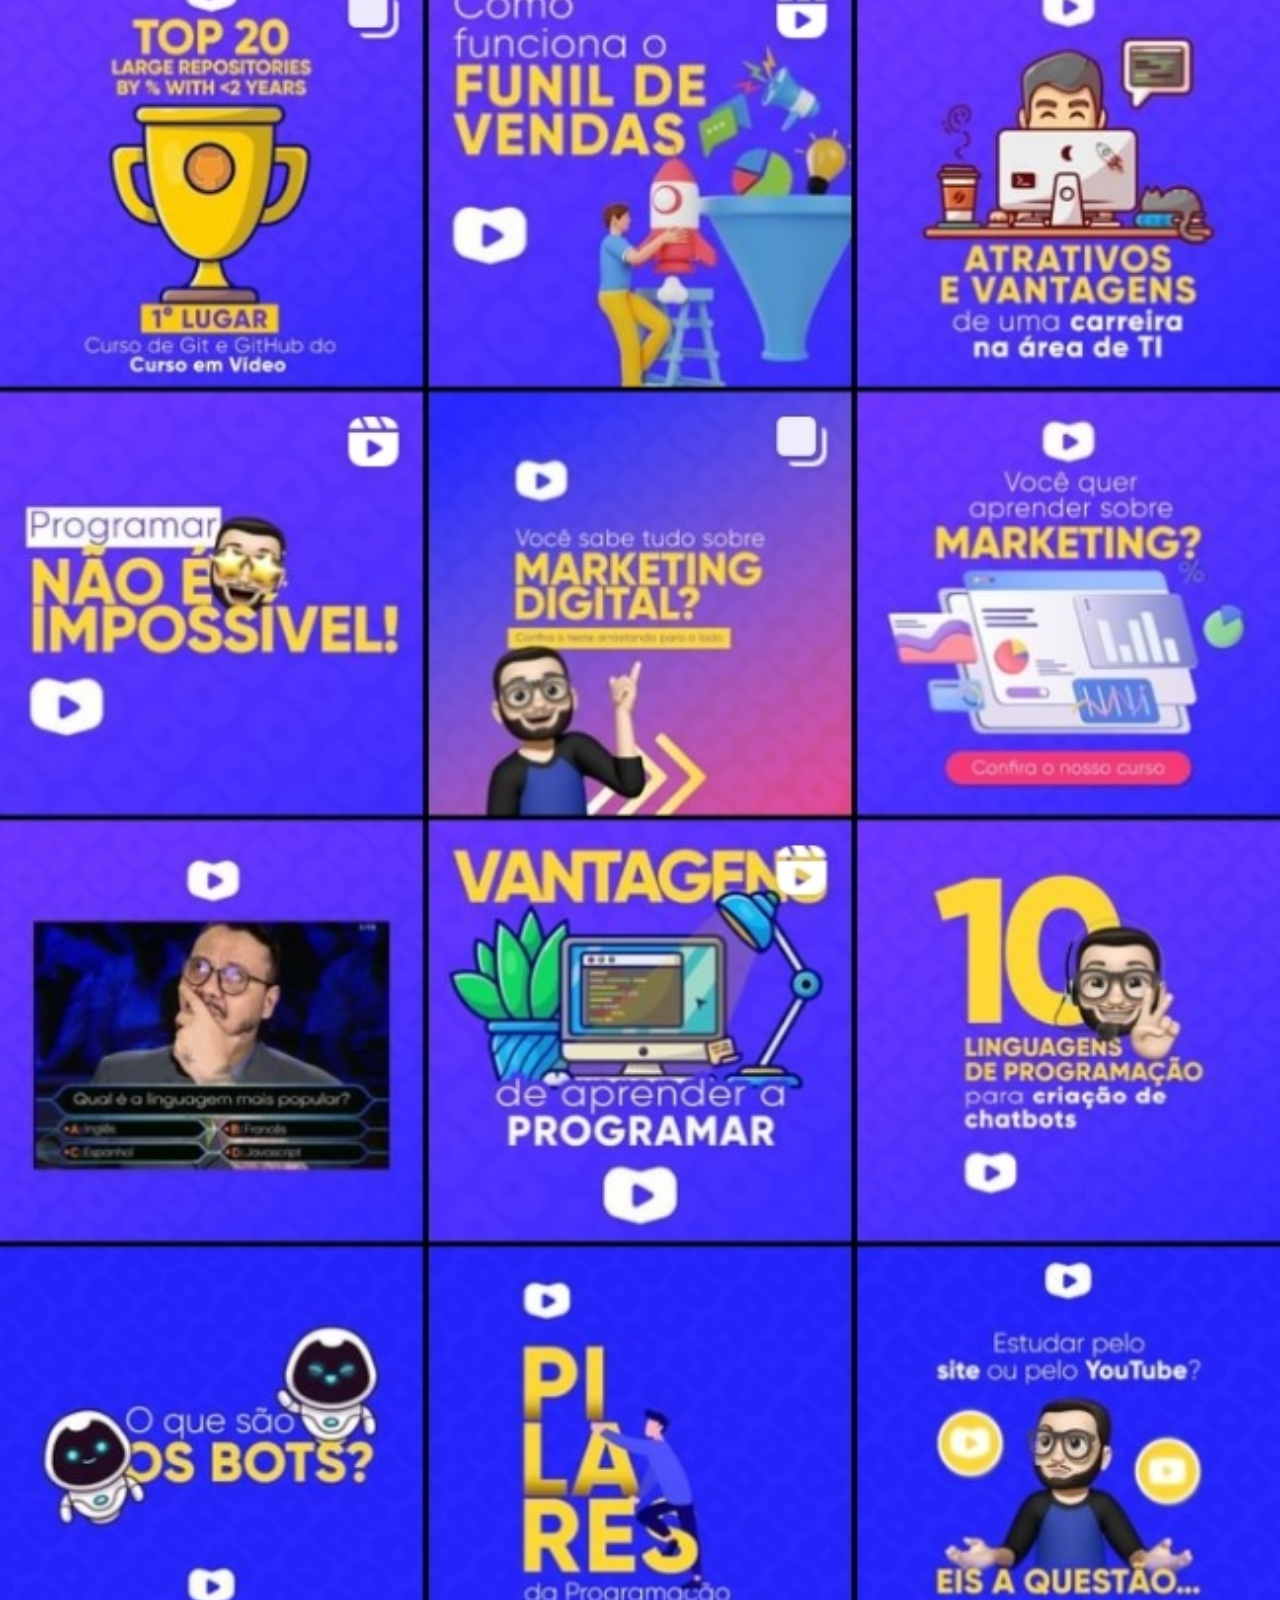
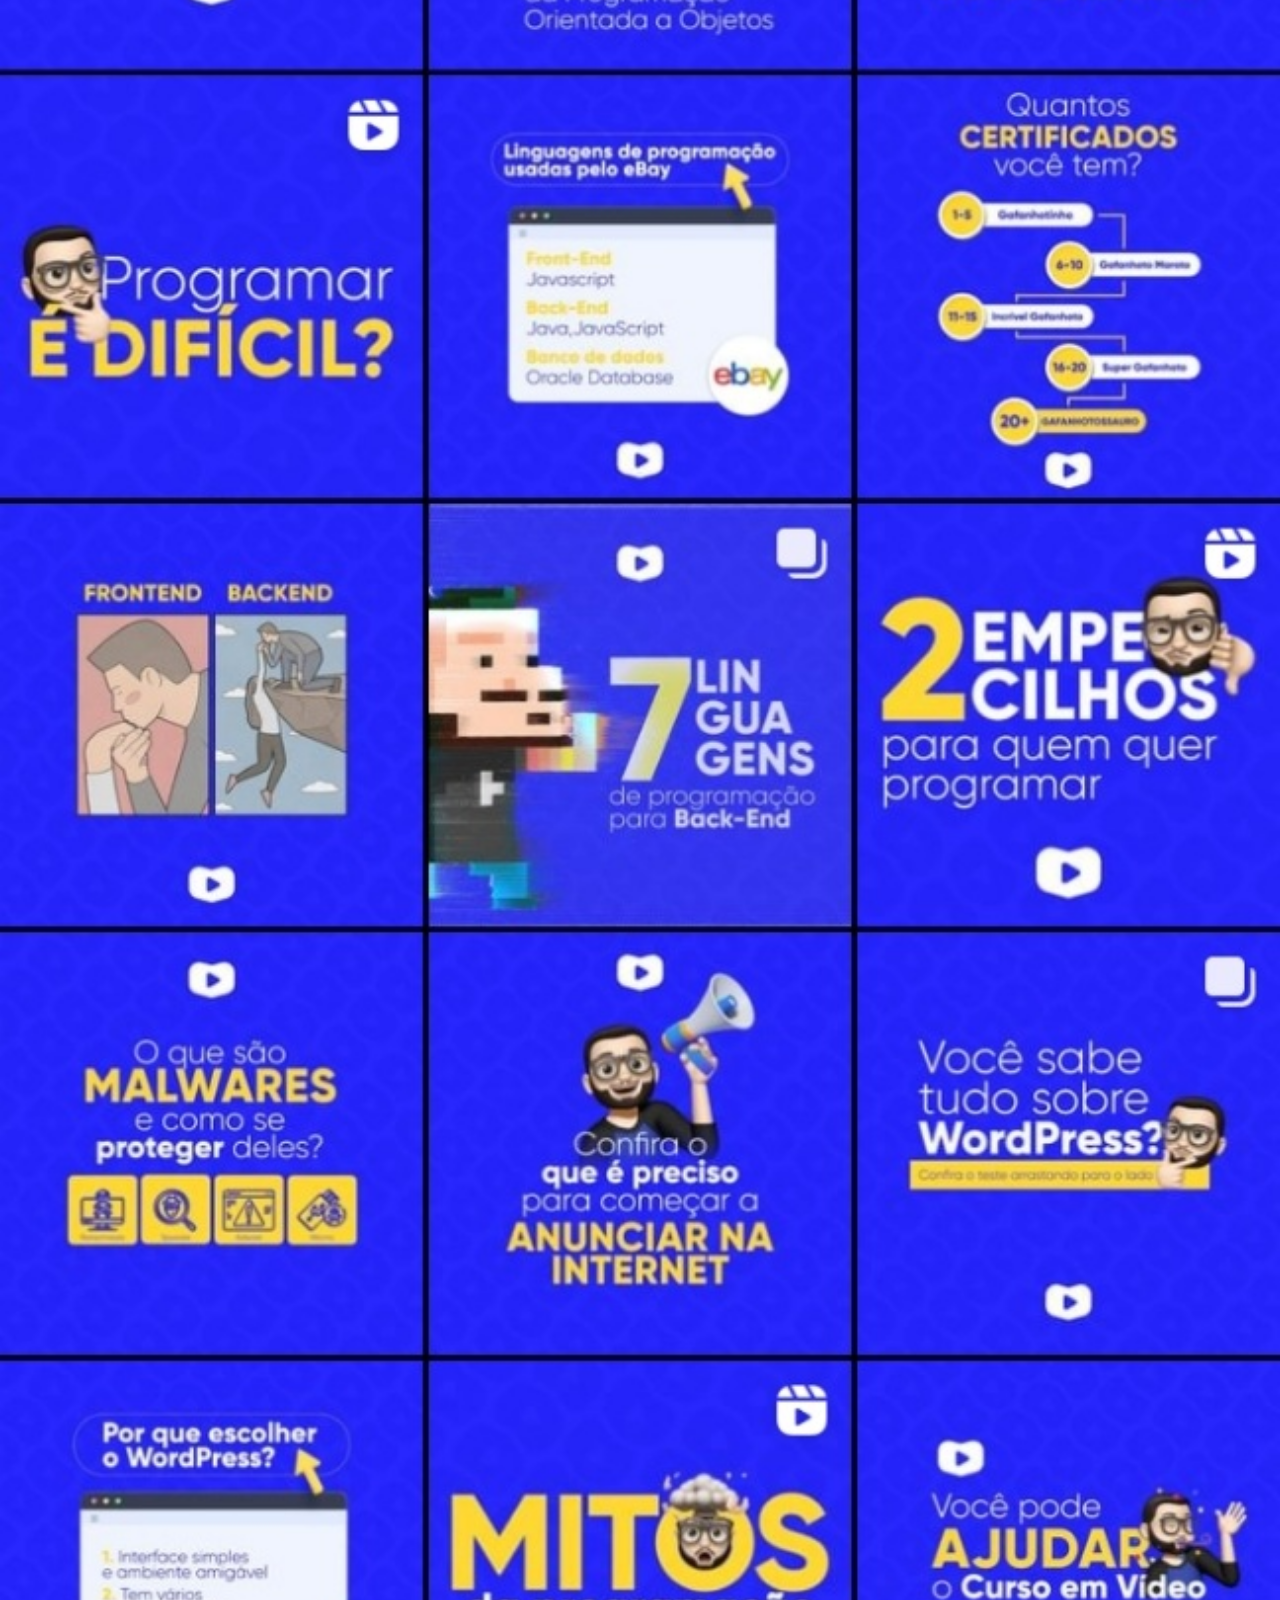
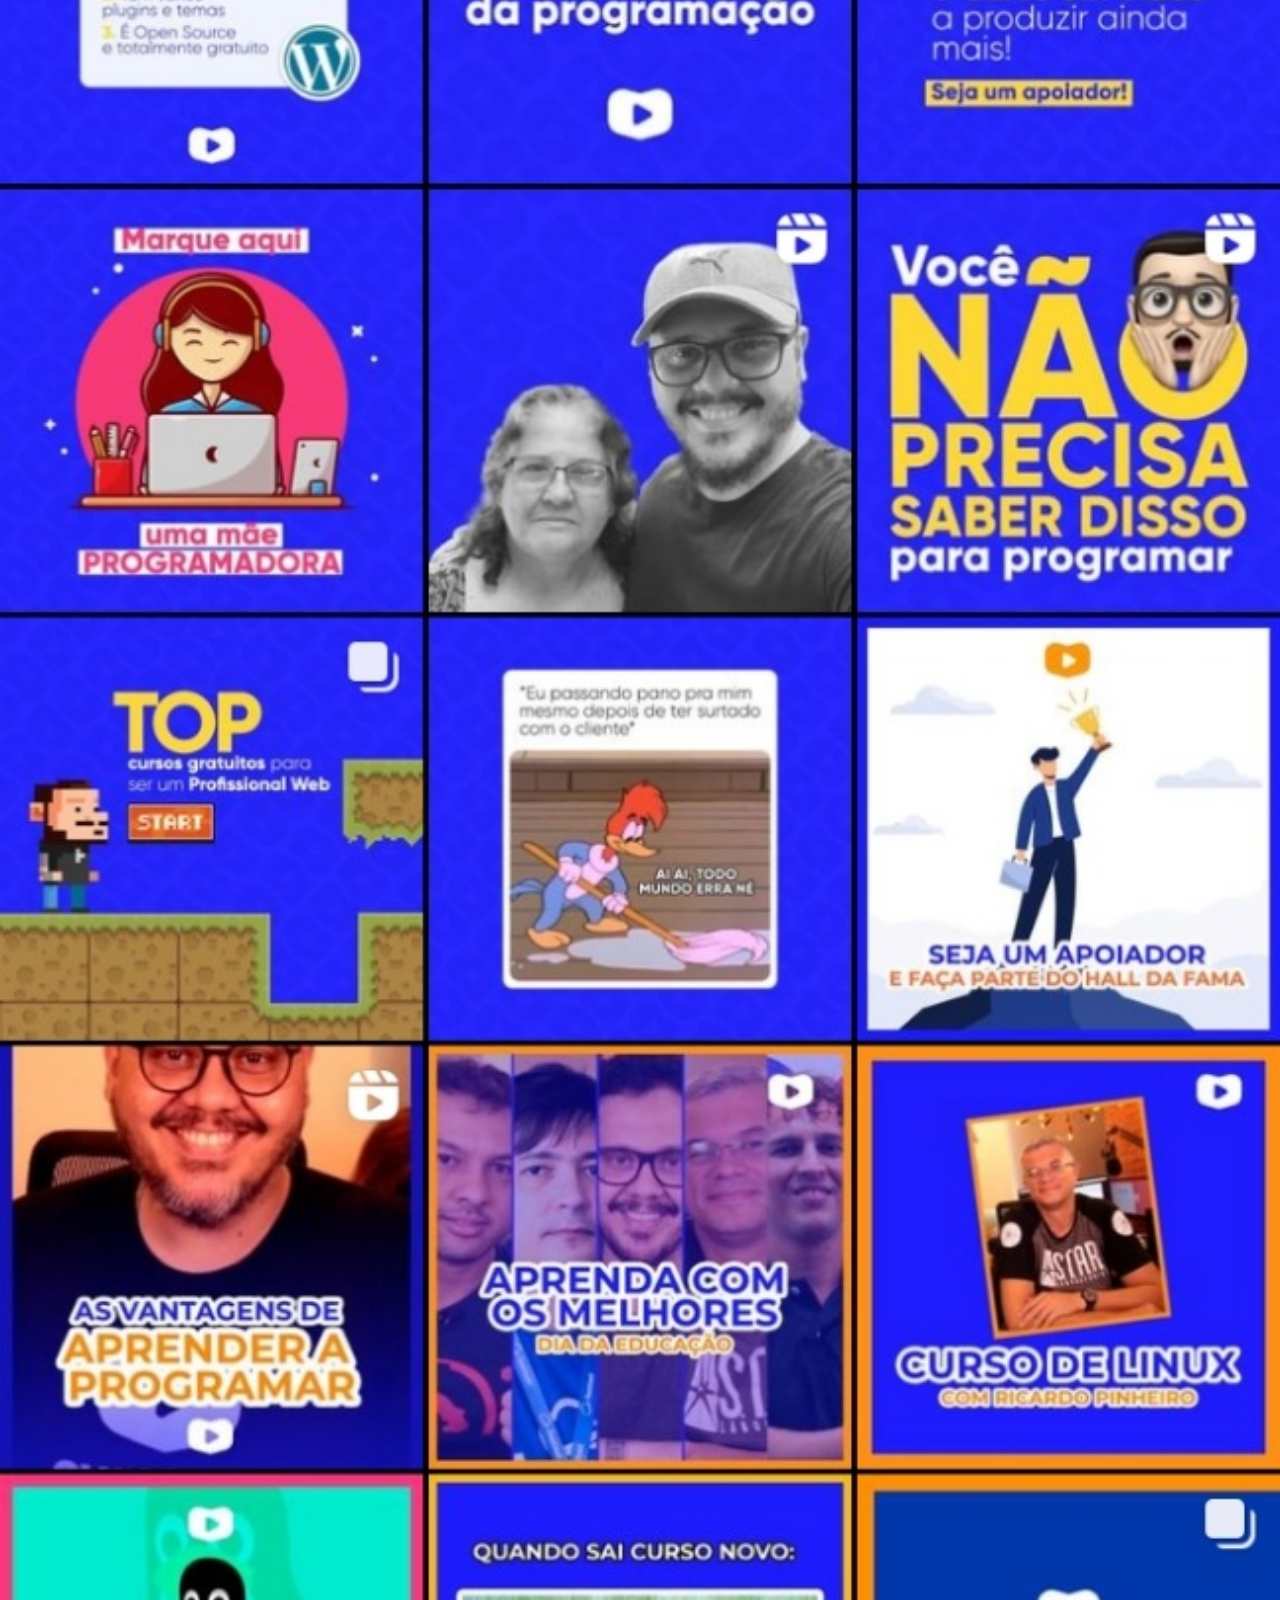
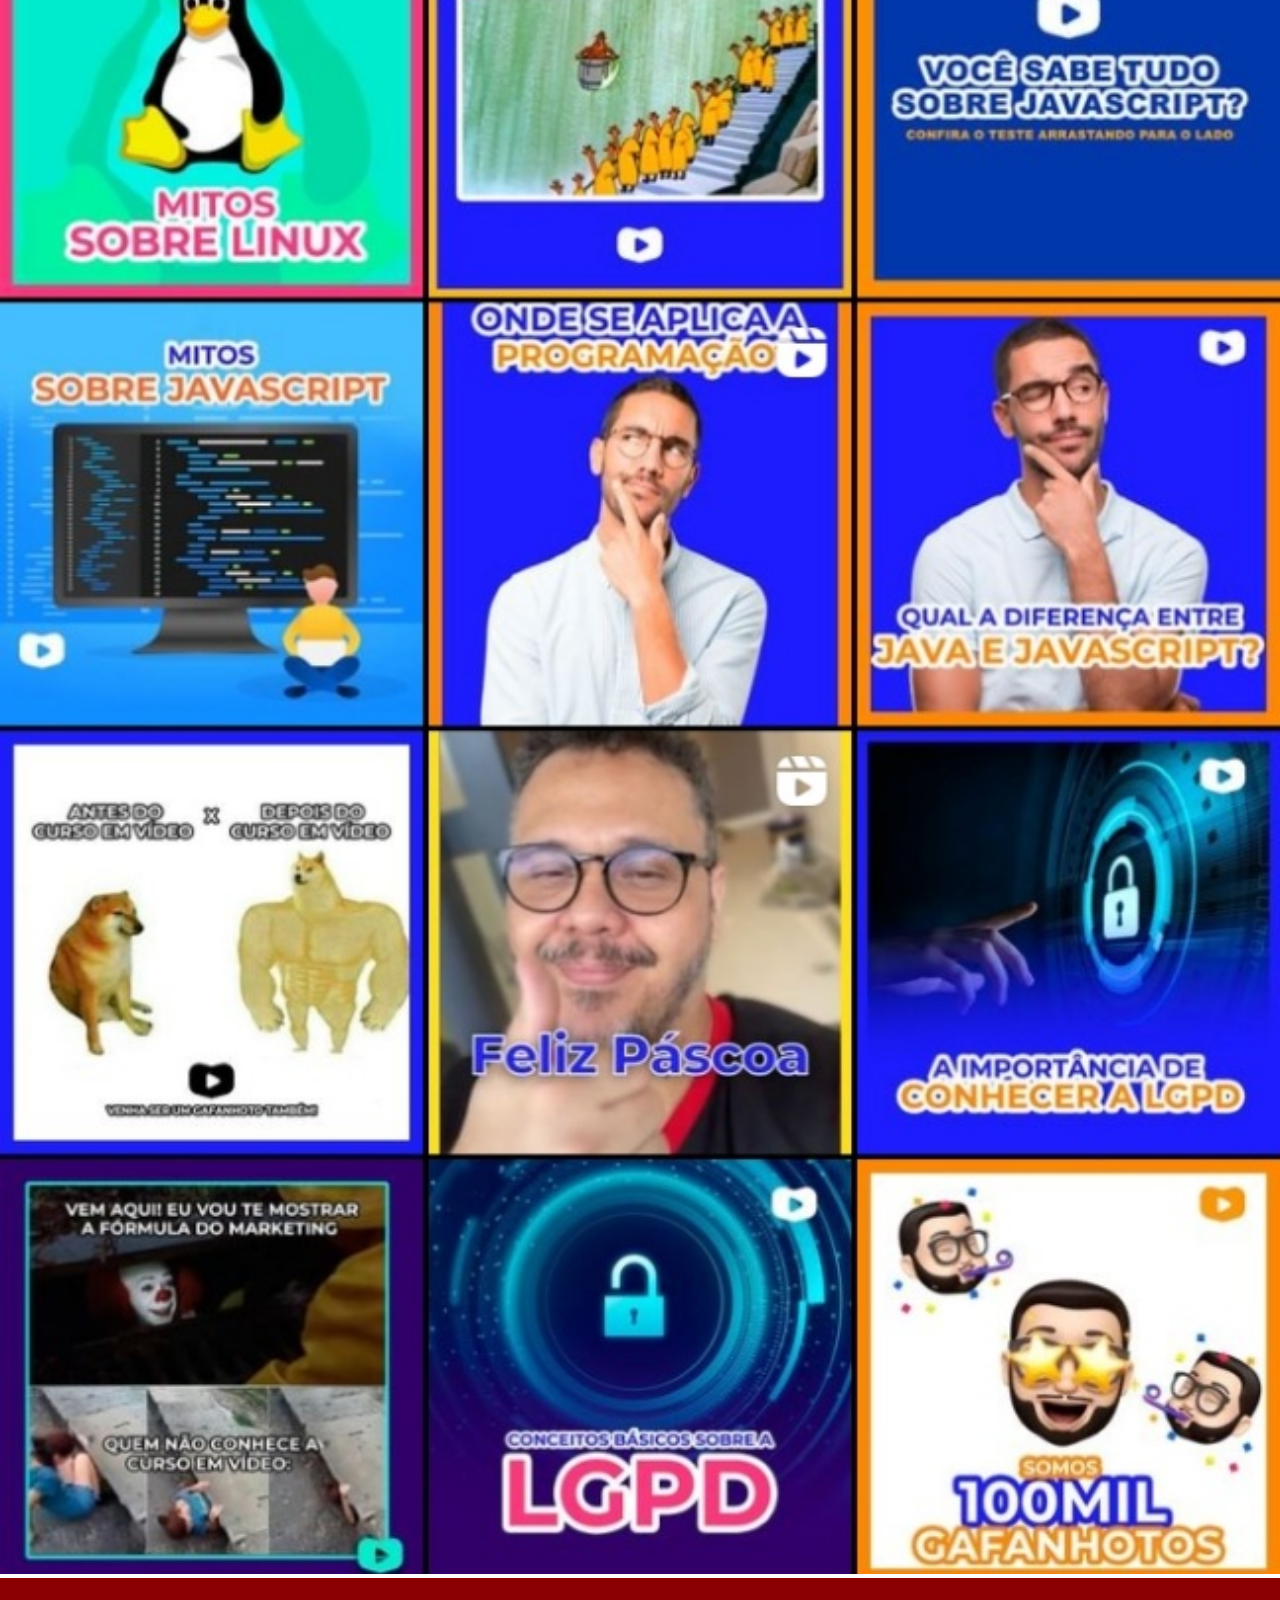
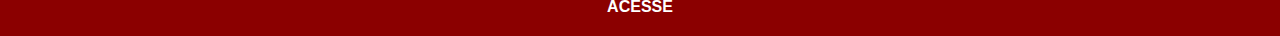
<file: instagram.html>
<!DOCTYPE html>
<html lang="pt-br">
<head>
    <meta charset="UTF-8">
    <meta http-equiv="X-UA-Compatible" content="IE=edge">
    <meta name="viewport" content="width=device-width, initial-scale=1.0">
    <title>Instagram</title>
    <link rel="stylesheet" href="estilos/social.css">
</head>
<body>
    <img src="imagens/tela-instagram.jpg" alt="Instagram">
    <a href="https://instagram.com/cursoemvideo?igshid=YmMyMTA2M2Y=" target="_blank">ACESSE</a>
</body>
</html>
</file>
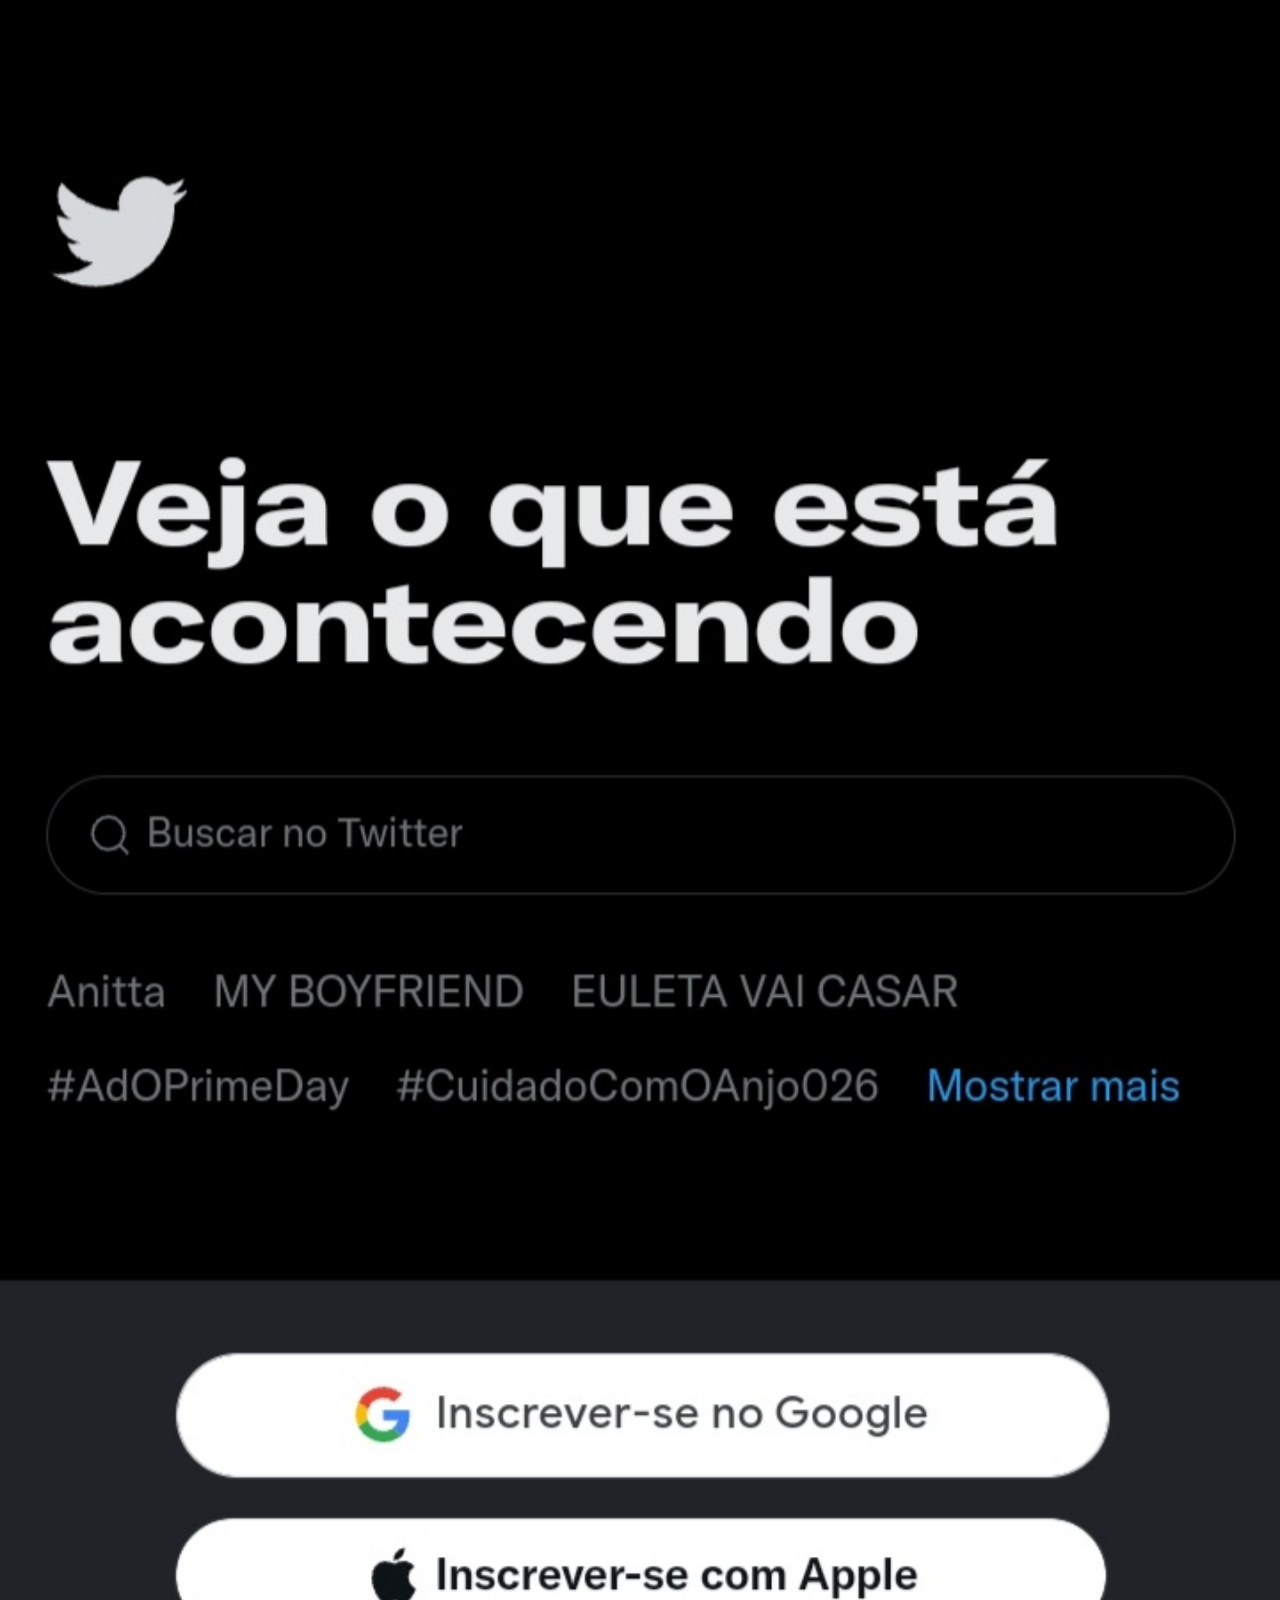
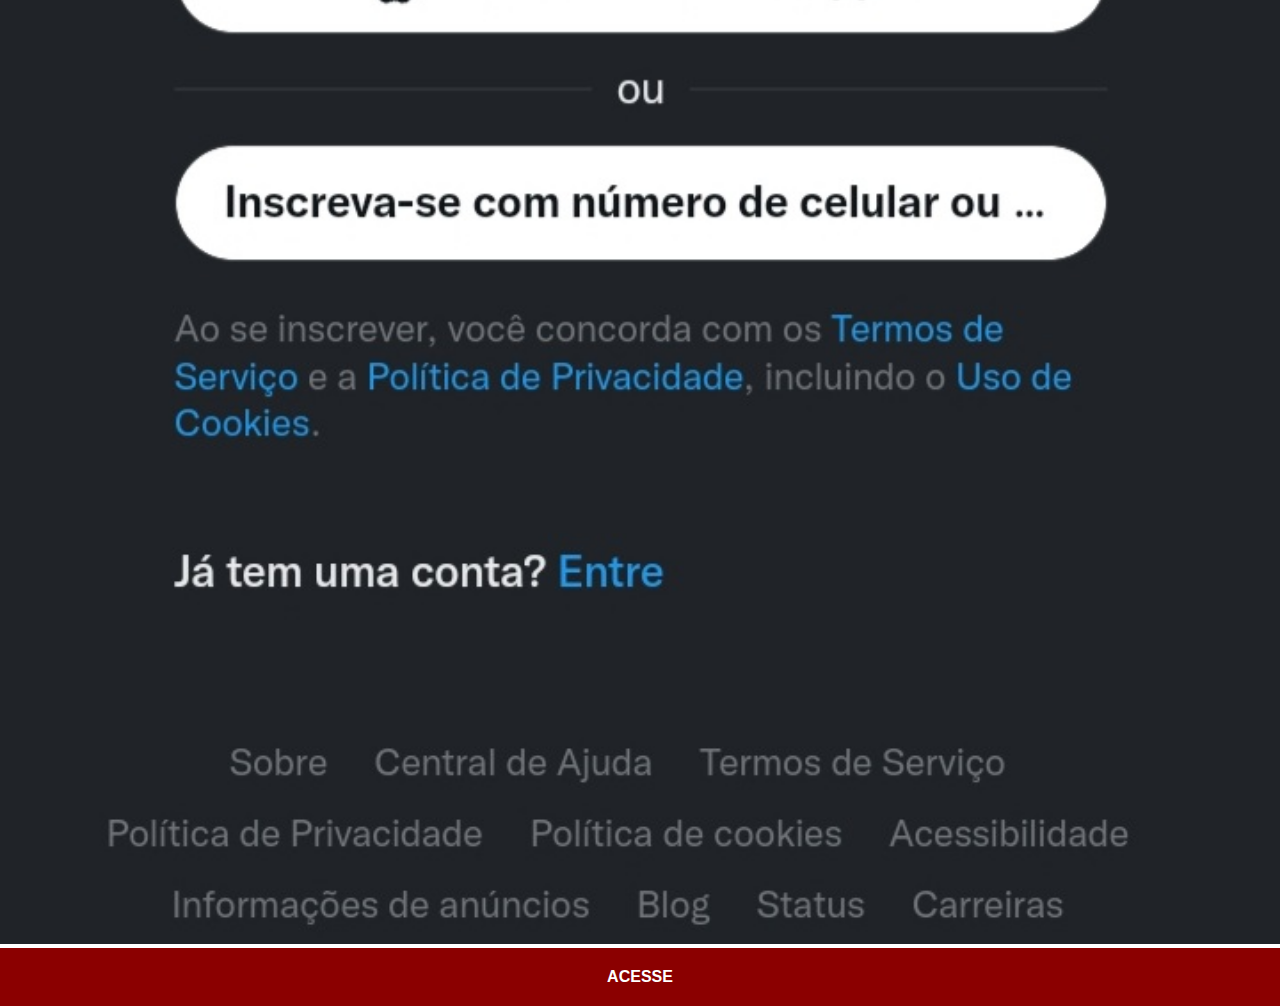
<file: twitter.html>
<!DOCTYPE html>
<html lang="pt-br">
<head>
    <meta charset="UTF-8">
    <meta http-equiv="X-UA-Compatible" content="IE=edge">
    <meta name="viewport" content="width=device-width, initial-scale=1.0">
    <title>Twitter</title>
    <link rel="stylesheet" href="estilos/social.css">
</head>
<body>
    <img src="imagens/site-twitter.jpg" alt="Twitter">
    <a href="https://twitter.com" target="_blank">ACESSE</a>
</body>
</html>
</file>
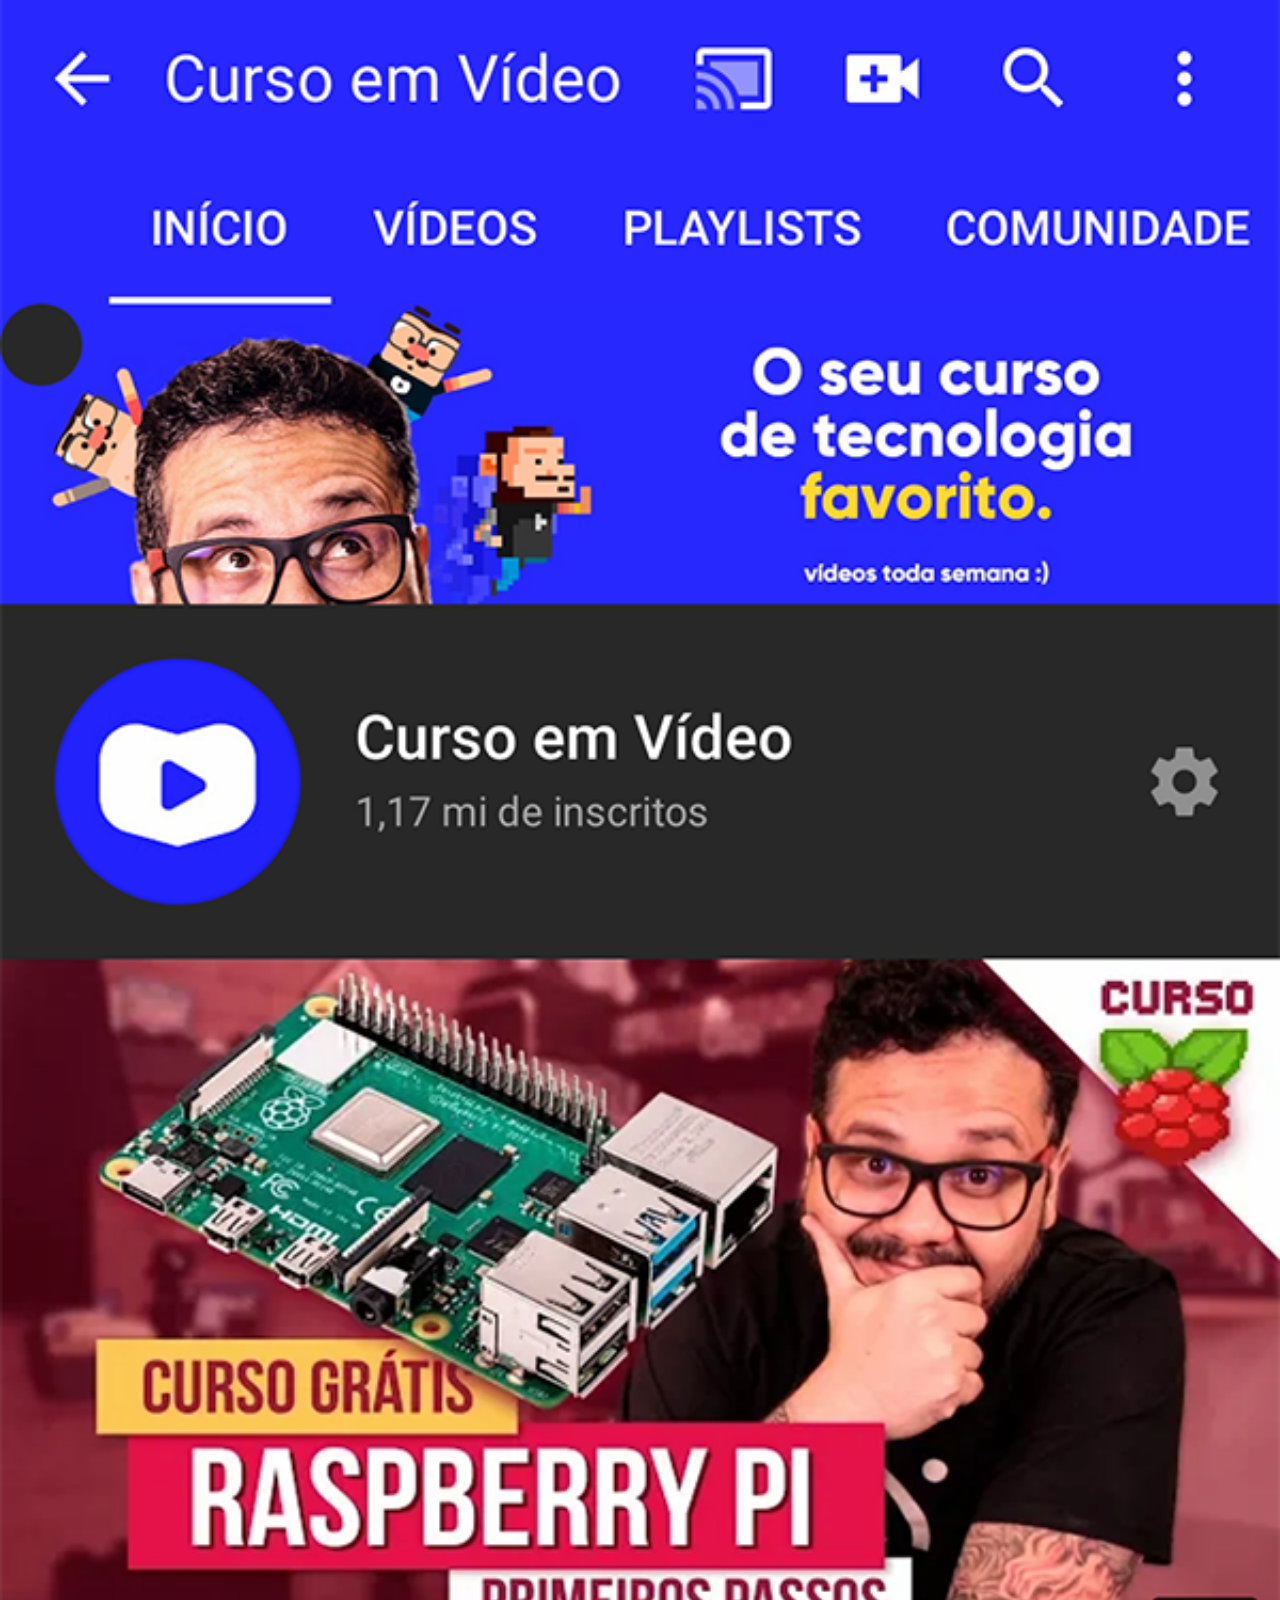
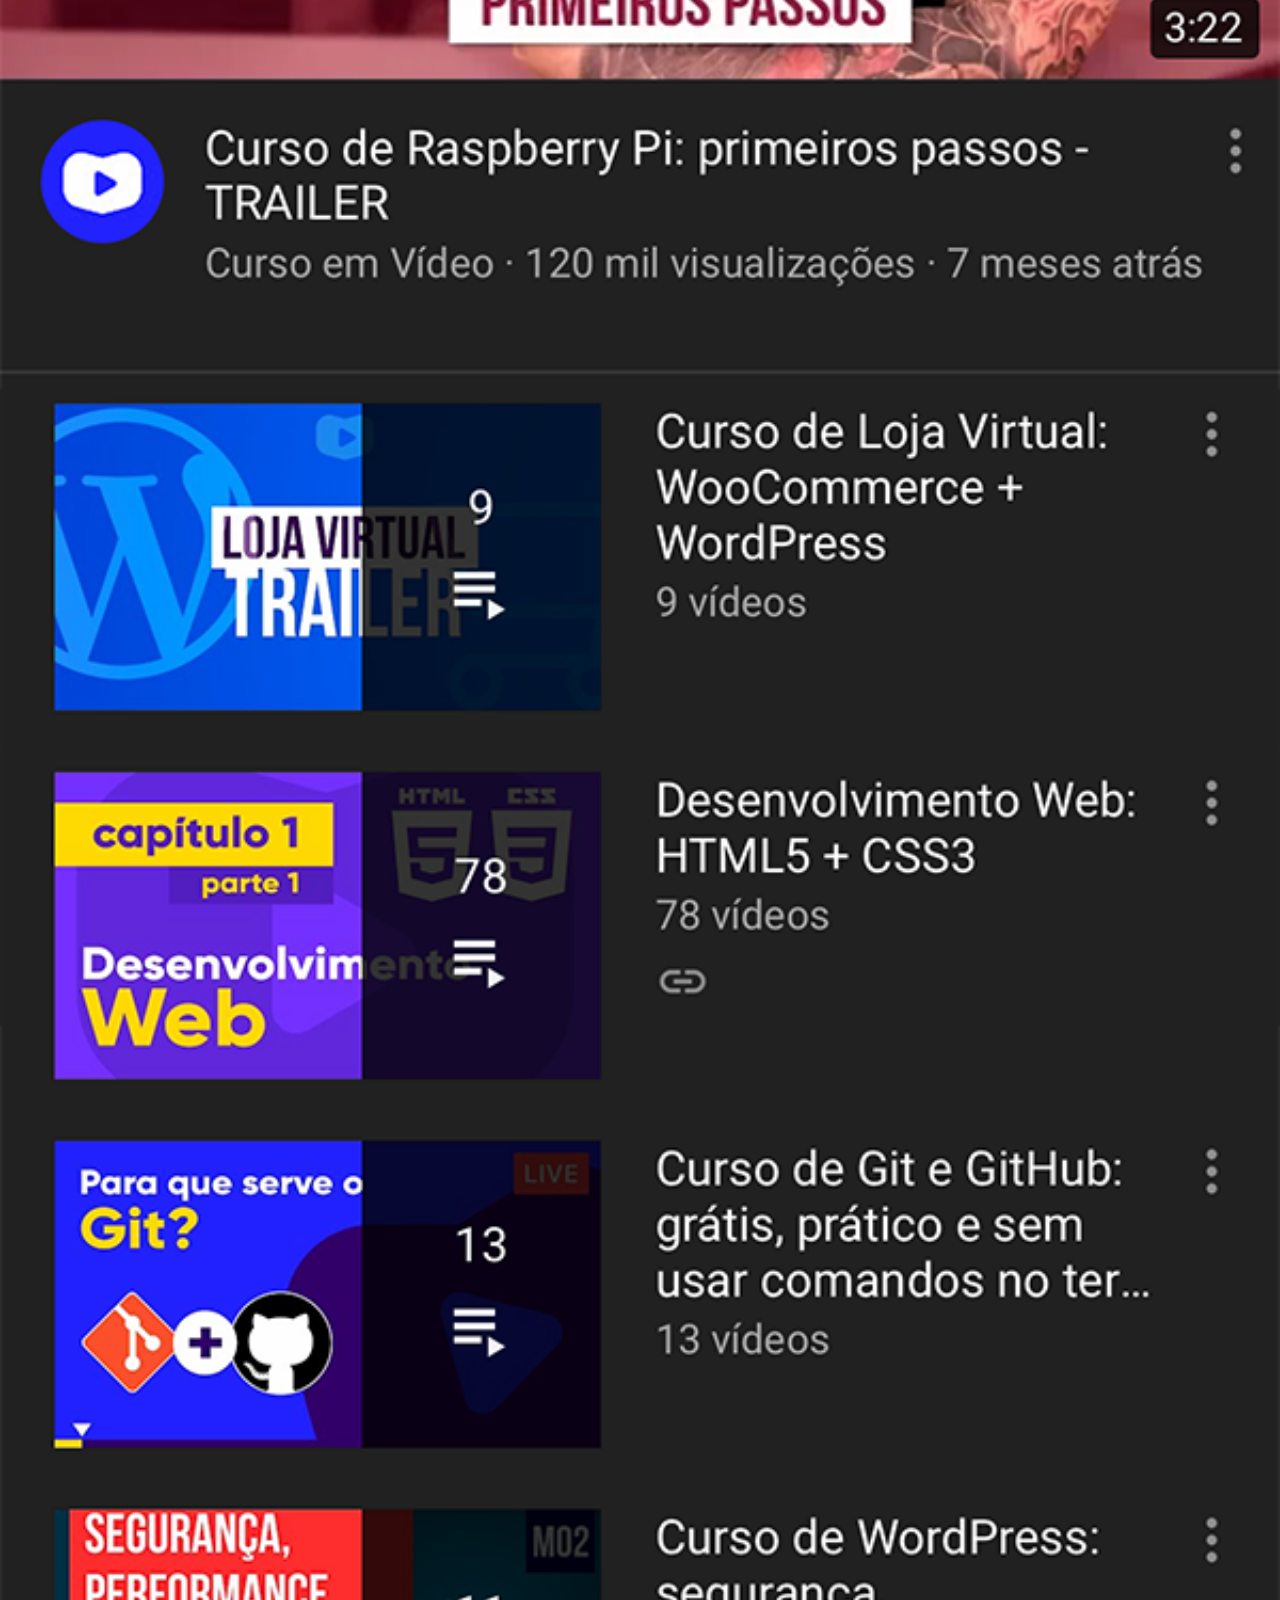
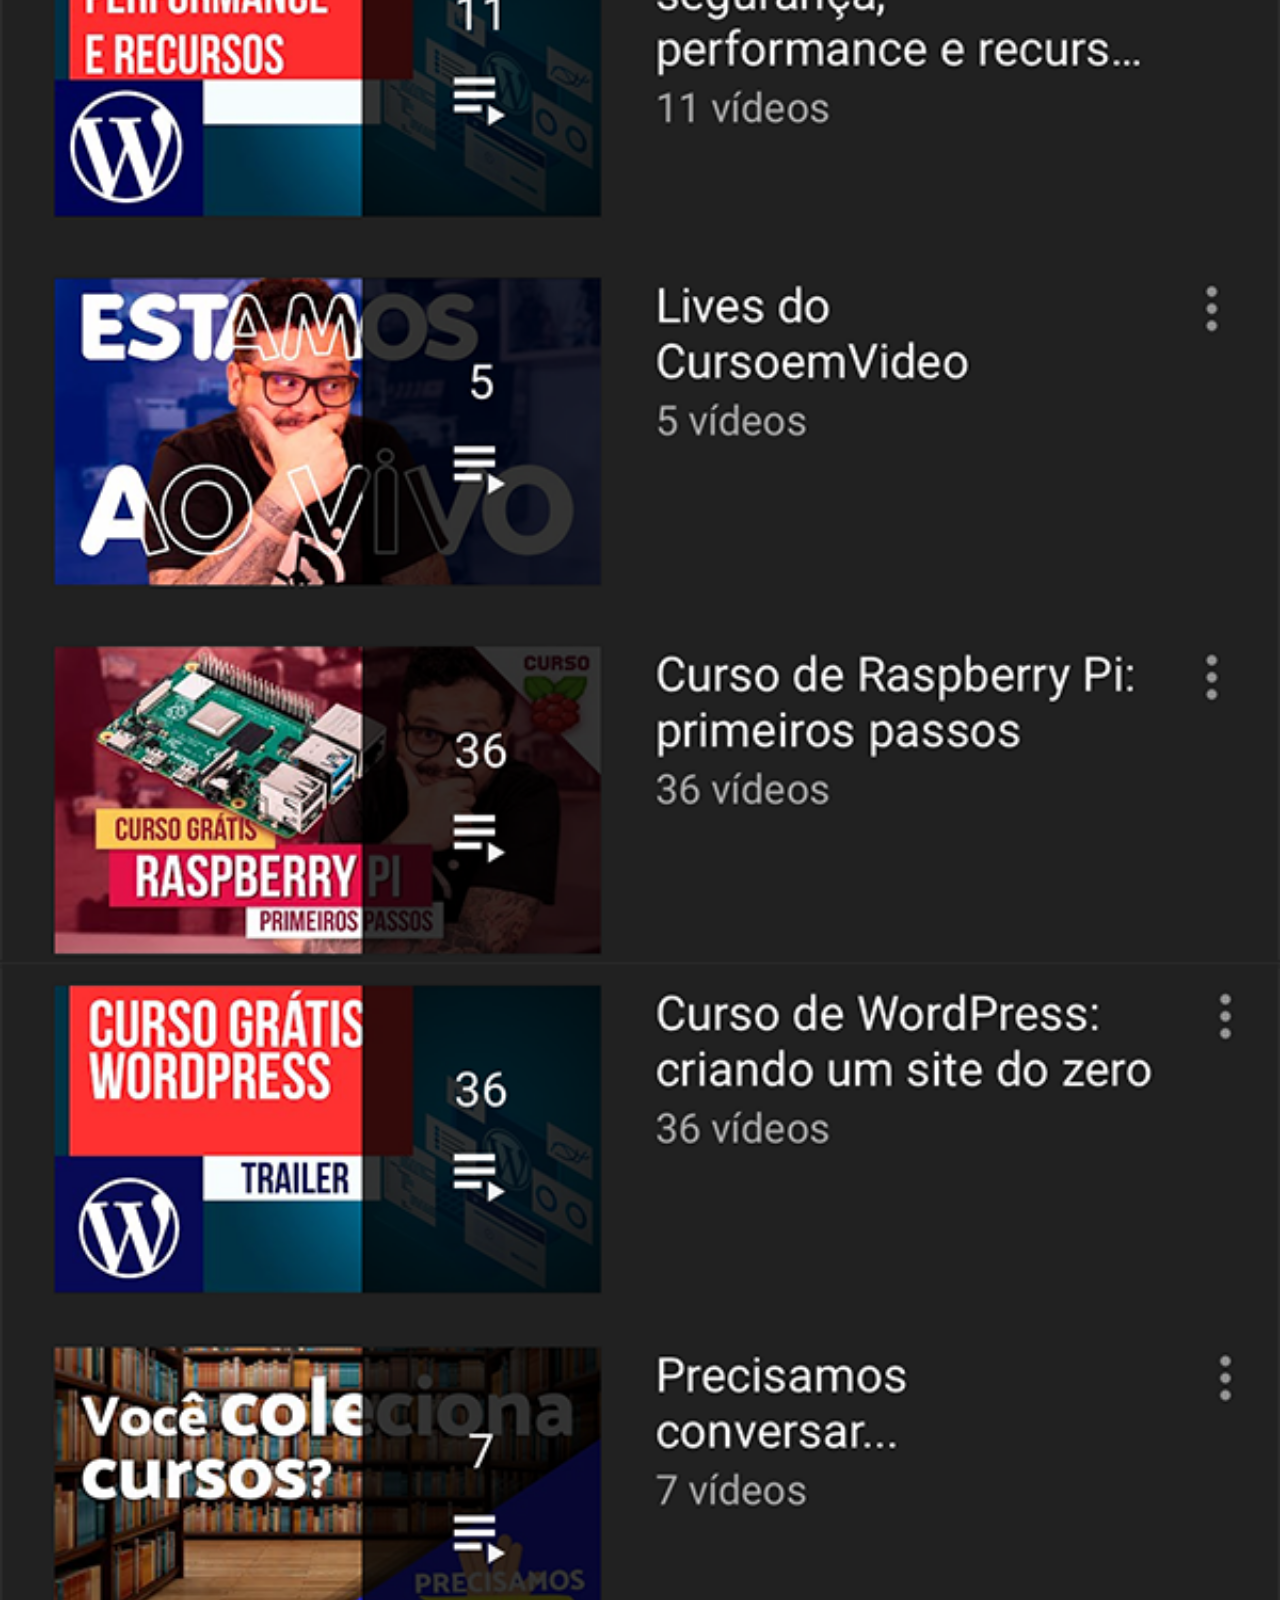
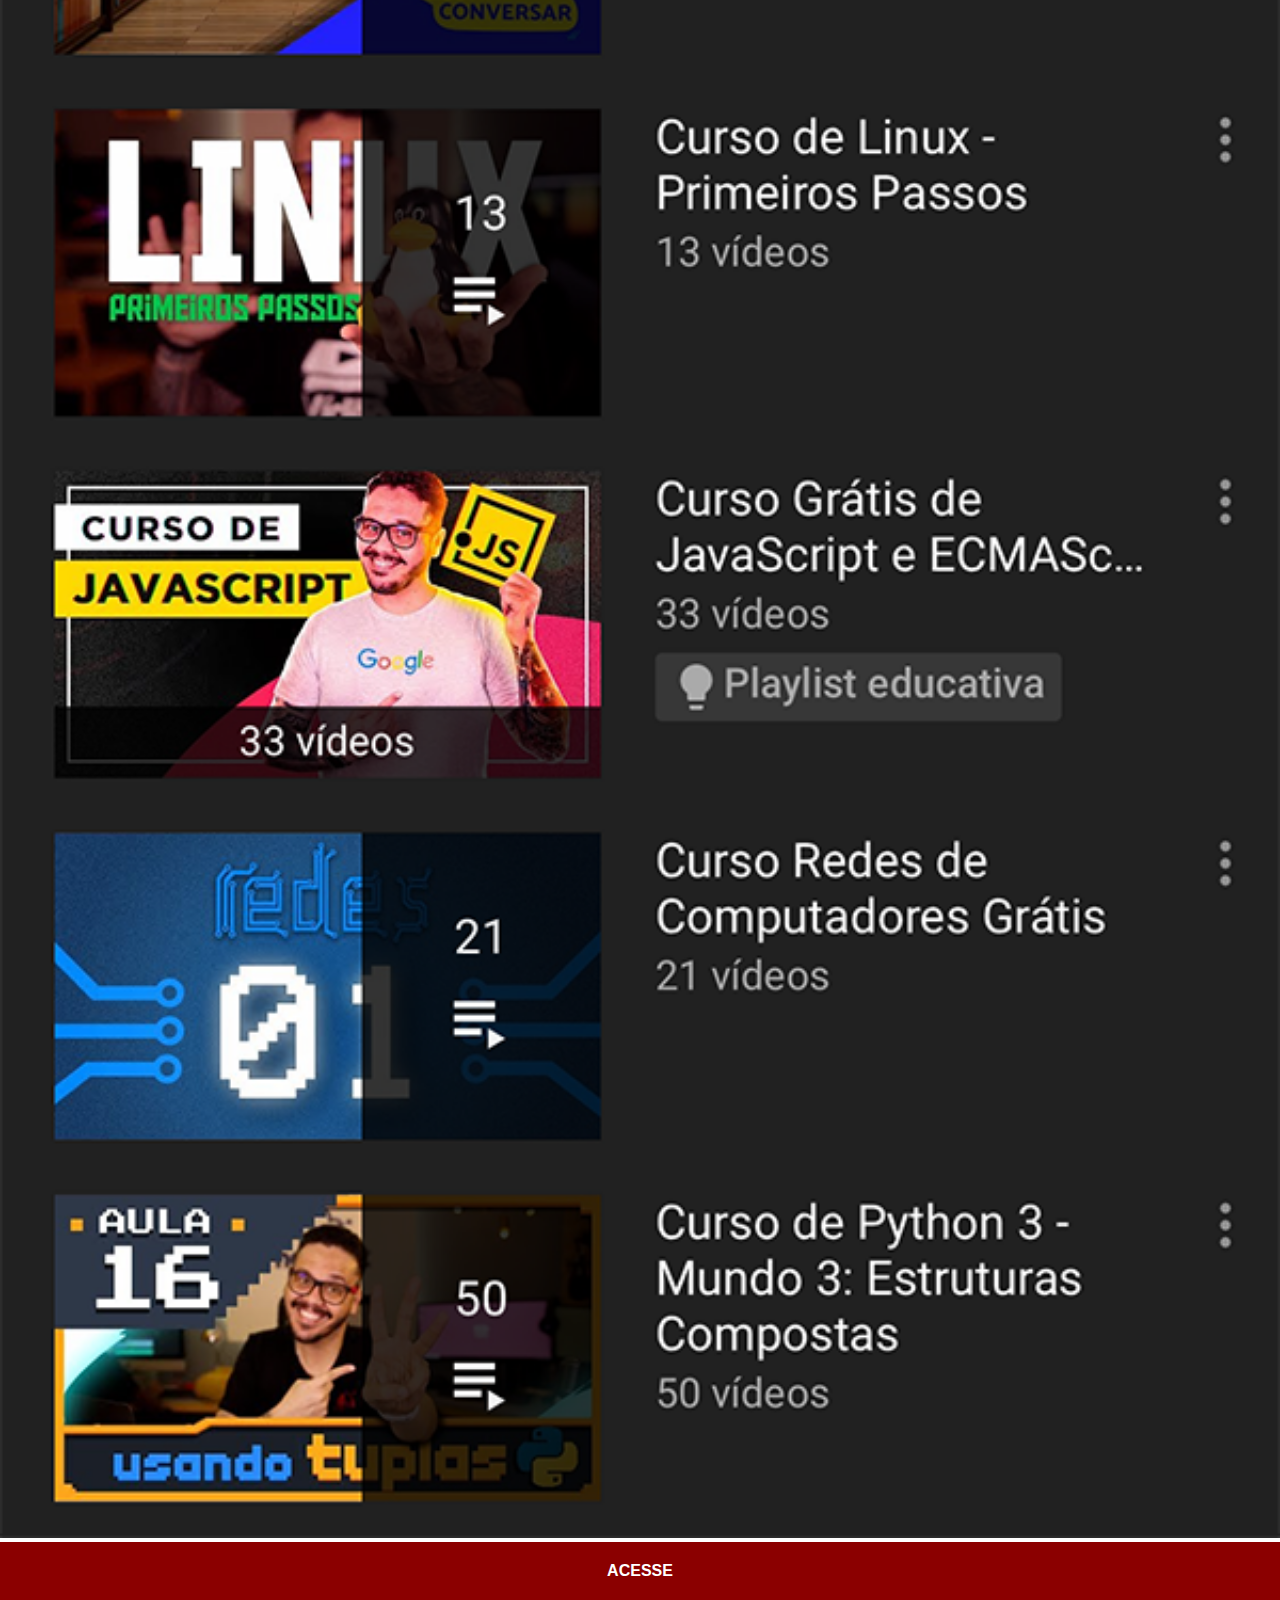
<file: youtube.html>
<!DOCTYPE html>
<html lang="pt-br">
<head>
    <meta charset="UTF-8">
    <meta http-equiv="X-UA-Compatible" content="IE=edge">
    <meta name="viewport" content="width=device-width, initial-scale=1.0">
    <title>Youtube</title>
    <link rel="stylesheet" href="estilos/social.css">
</head>
<body>
    <img src="imagens/tela-youtube.png" alt="youtube">
    <a href="https://www.youtube.com/c/CursoemV%C3%ADdeo/playlists" target="_blank">ACESSE</a>
</body>
</html>
</file>
<file: estilos/style.css>
@charset "UTF-8";


* {
    margin: 0;
    padding: 0;
    font-family: Arial, Helvetica, sans-serif;
}

html, body {
    height: 100vh;
    width: 100vw;
    background-color: black;
}

body {
    background: url('../imagens/fundo-madeira.jpg') no-repeat top center;
    background-size: cover;
    background-attachment: fixed;
}

main {
    position: relative;
    height: 100vh;
}

section.telefone {
    position: absolute;
    top: 50%;
    left: 50%;
    transform: translate(-50%, -50%);

    height: 627px;
    width: 311px;
    background: url('../imagens/frame-iphone.png') no-repeat;
}

iframe#tela {
    position: relative;
    top: 80px;
    left: 22px;
    width: 267px;
    height: 471px;
}

section.redes-sociais {
    display: flex;
    flex-direction: column;
    align-items: flex-end;
}

section.redes-sociais img {
    width: 50px;
    height: 50px;
    margin: 10px;
    border-radius: 50%;
    box-shadow: 2px 2px 5px rgba(0, 0, 0, 0.400);
    box-sizing: border-box;
}

section.redes-sociais img:hover {
    border: 2px solid rgba(255, 255, 255, 0.705);
    transform: translate(-4px, -4px);
    box-shadow: 5px 5px 10px rgba(0, 0, 0, 0.600);
    transition: transform .4s;
}

@media screen and (max-width: 420px) {
    section.telefone {
        position: absolute;
        top: 50%;
        left: 42%;
    }

    section.redes-sociais {
        display: flex;
        flex-direction: column;
        align-items: flex-end;
    }

    section.redes-sociais img {
        margin: 8px 12px 2px;
    }

    section.redes-sociais img:hover {
        border: 2px solid rgba(255, 255, 255, 0.795);
        transform: translate(-2px, -2px);
        box-shadow: 5px 5px 10px rgba(0, 0, 0, 0.800);
        transition: transform .4s;
    }
}
</file>
<file: estilos/social.css>
@charset "UTF-8";
  
* {
    margin: 0;
    padding: 0;
    box-sizing: border-box;
    font-family: arial;
}

::-webkit-scrollbar {
    width: 0;
    height: 0;
}

img {
    width: 100vw;
}

a {
    display: block;
    background-color: darkred;
    padding: 20px;
    text-align: center;
    text-decoration: none;
    font-weight: bold;
    color: white;
}

a:hover {
    background-color: red;
    transition: background-color .6s;
}
</file>
